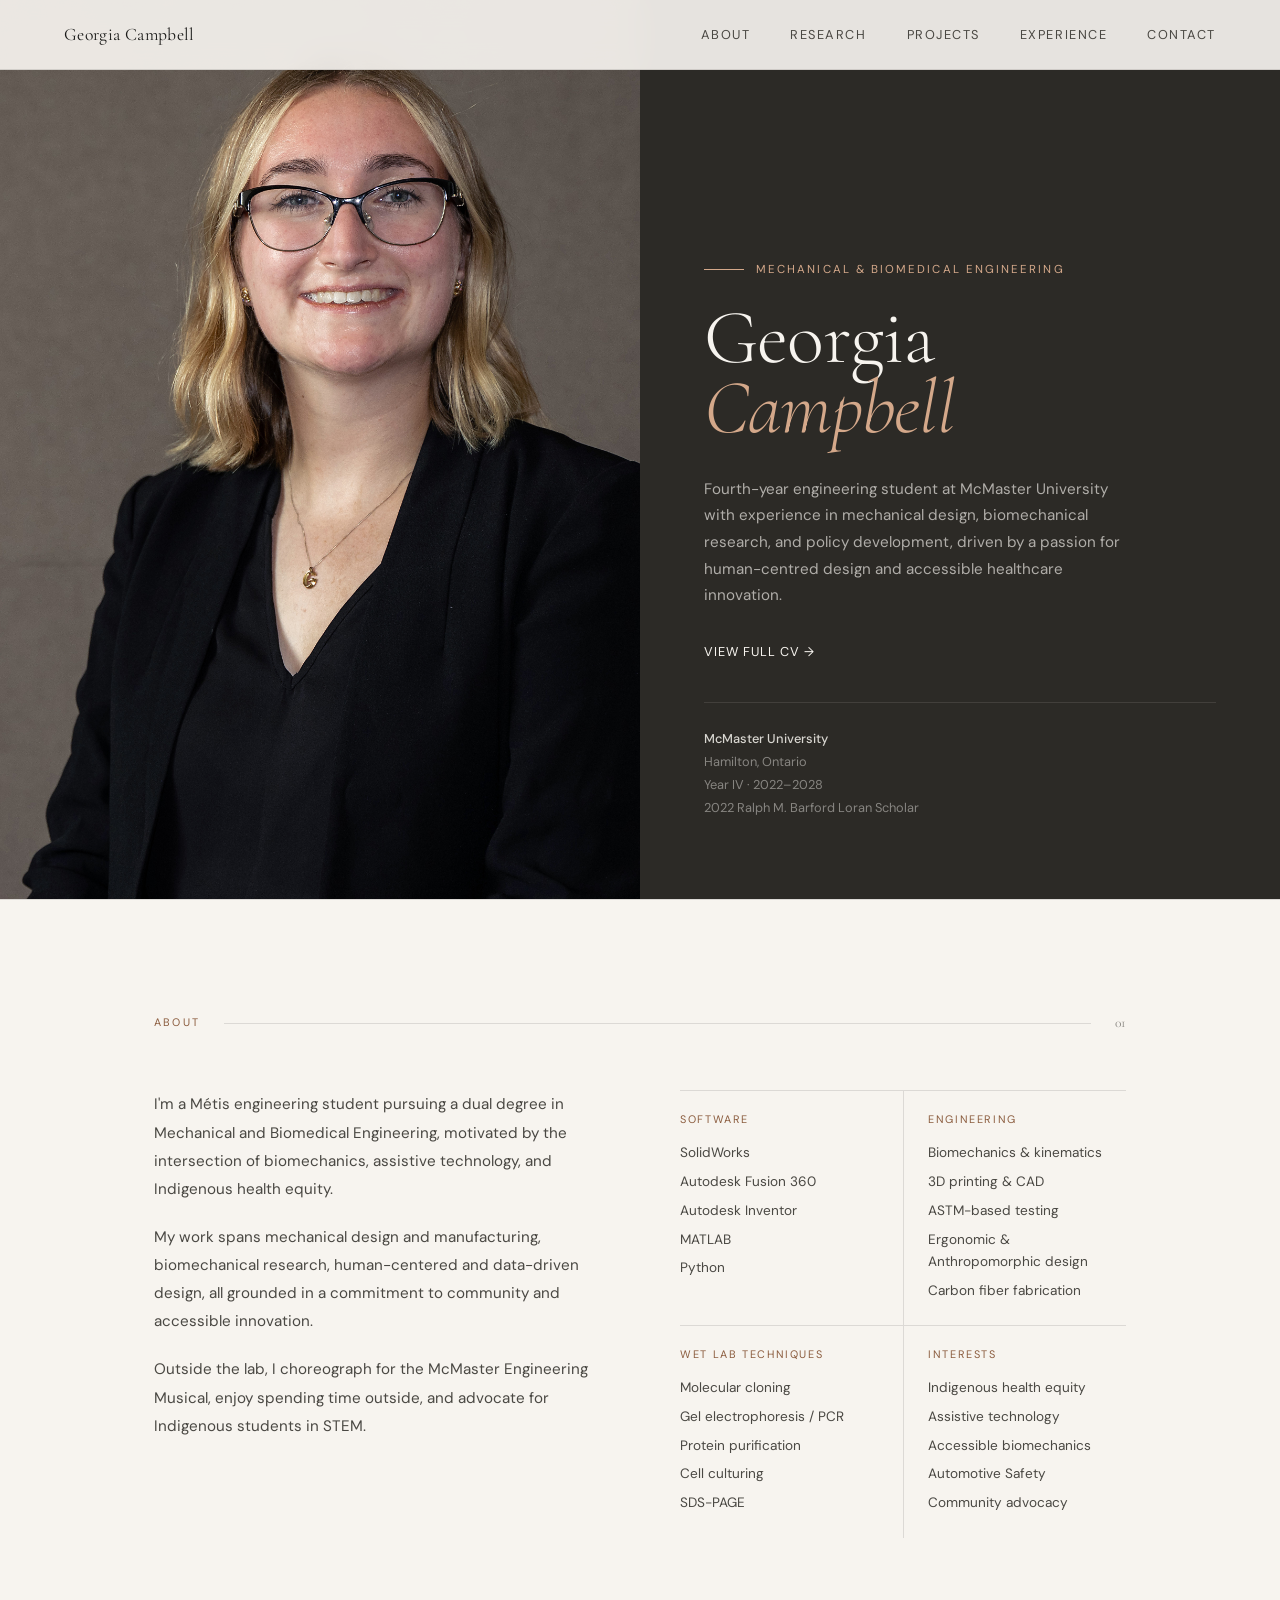
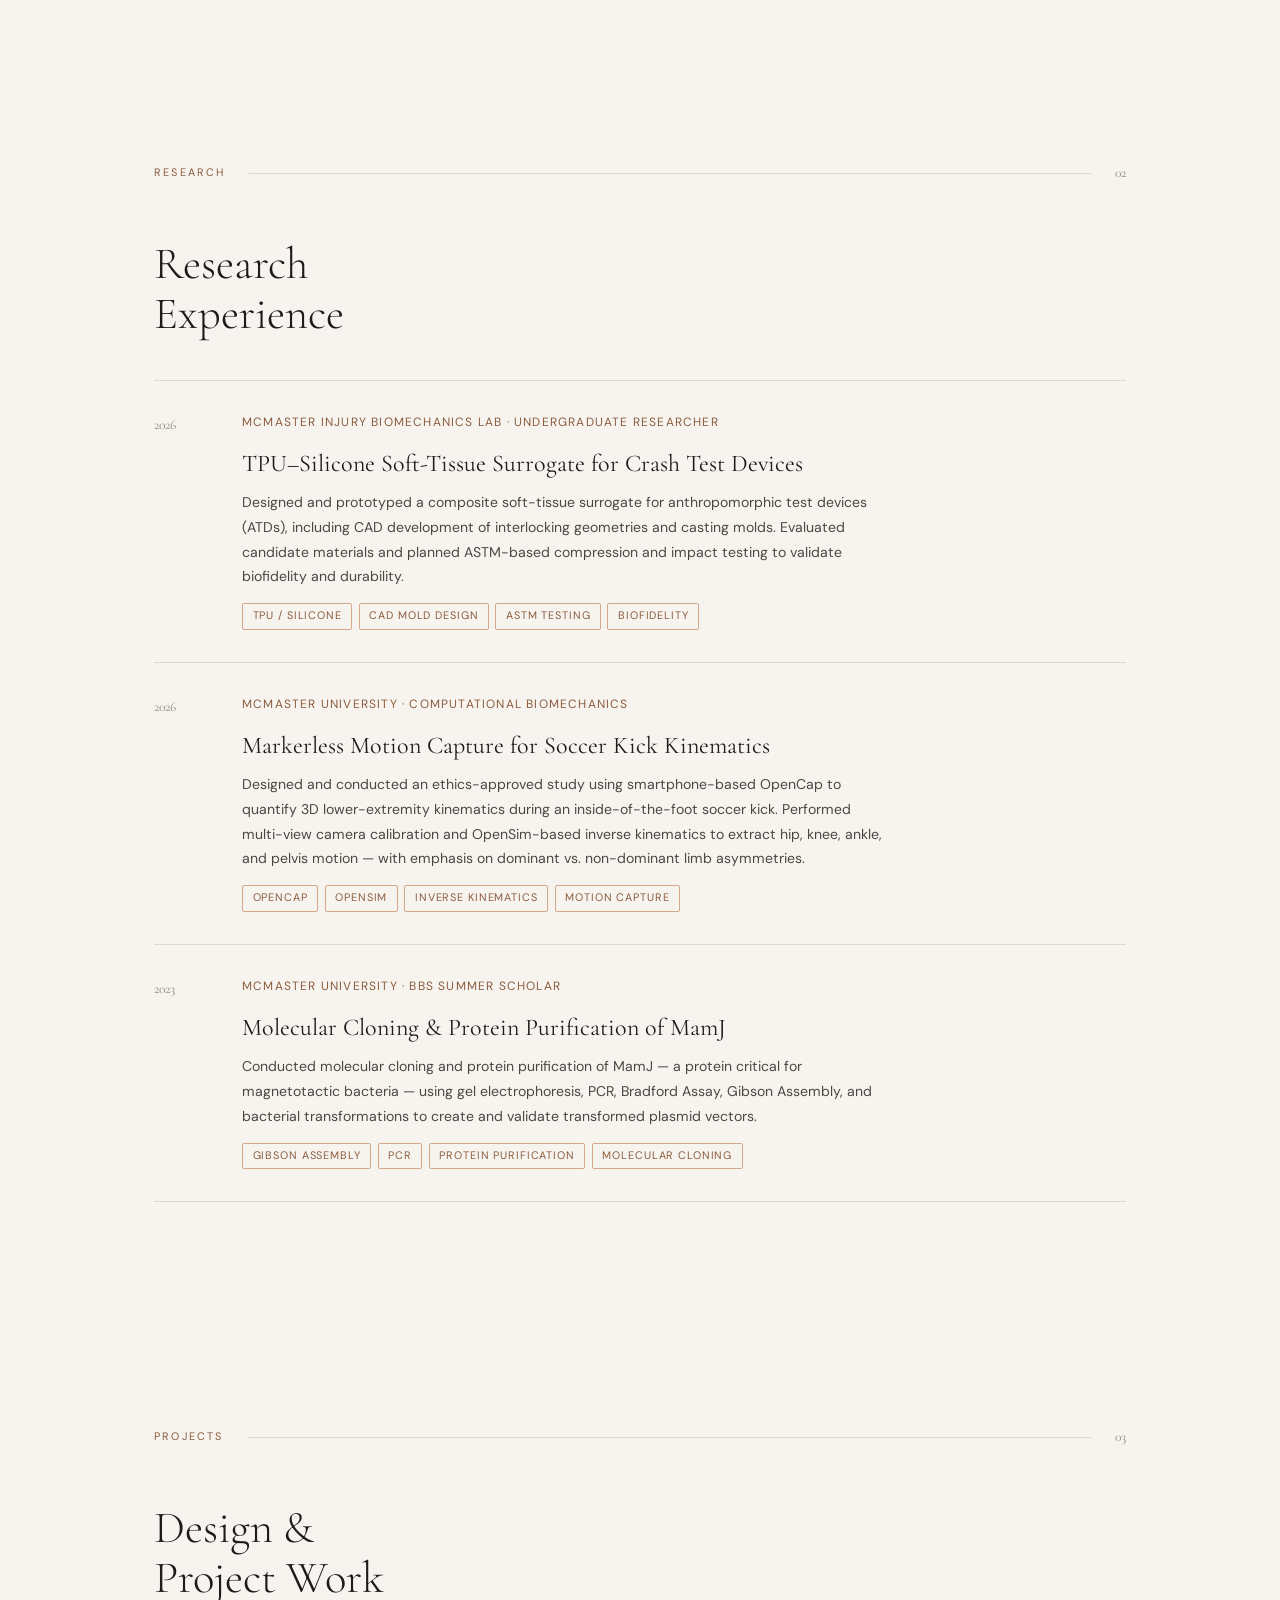
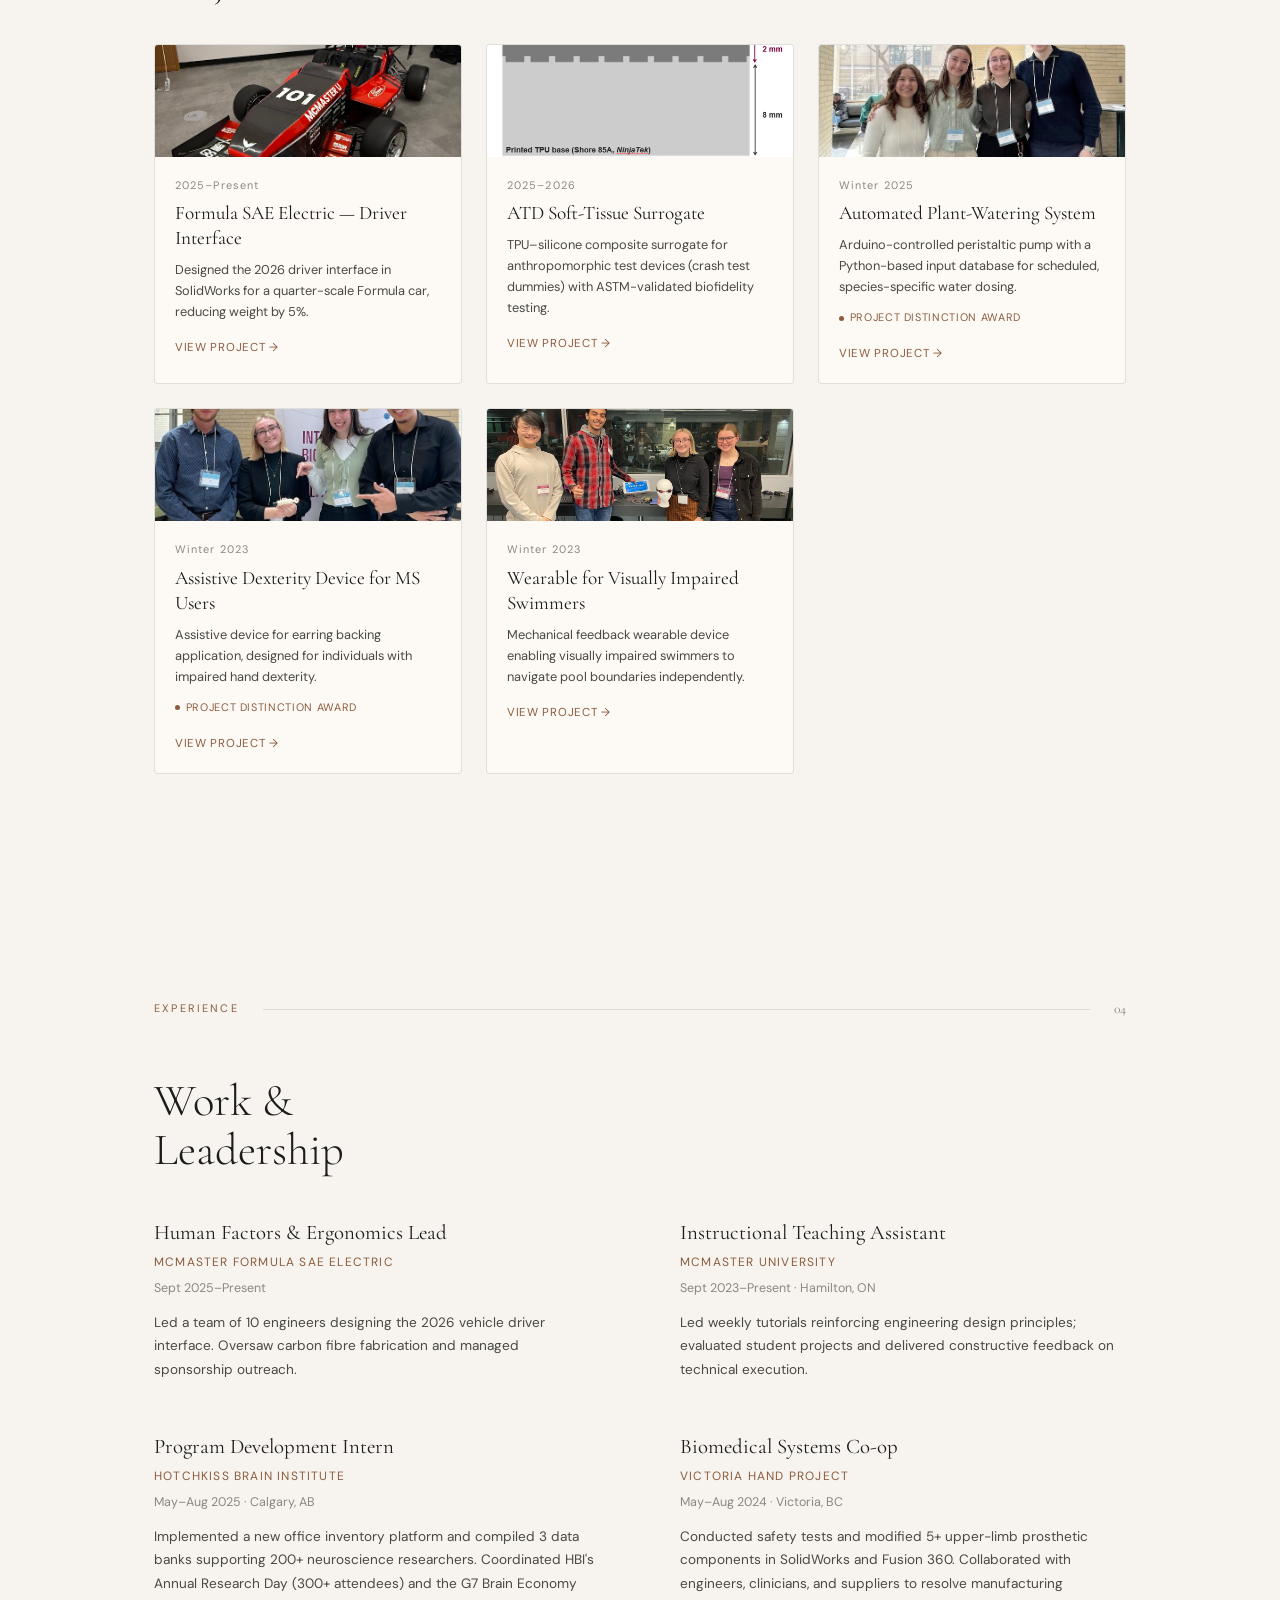
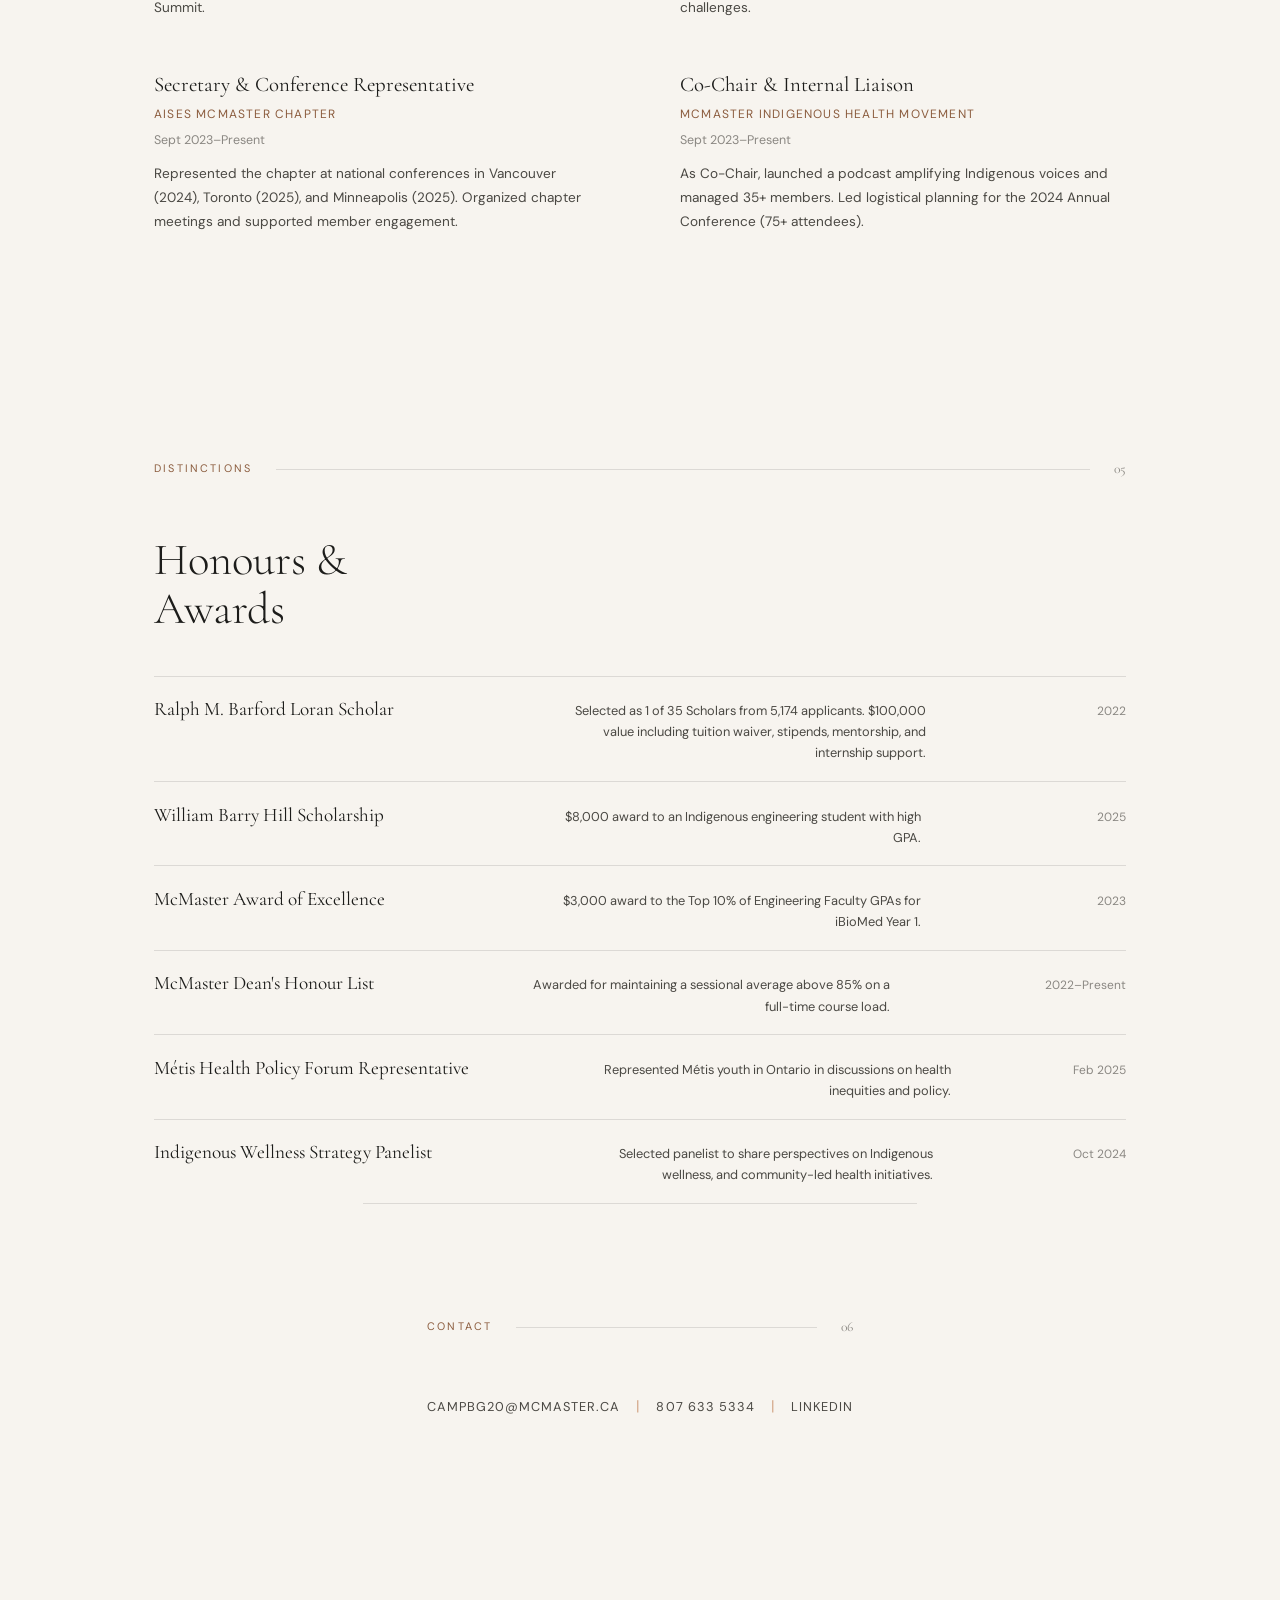
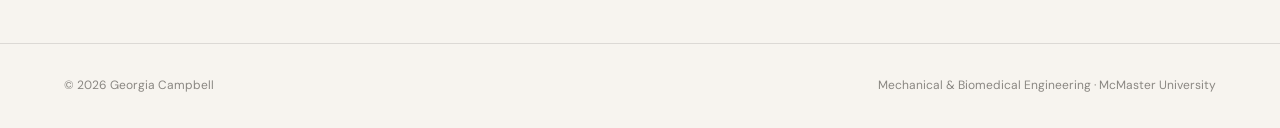
<file: index.html>
<!DOCTYPE html>
<html lang="en">
<head>
  <meta charset="UTF-8">
  <meta name="viewport" content="width=device-width, initial-scale=1.0">
  <title>Georgia Campbell — Portfolio</title>
  <link rel="stylesheet" href="style.css">
  <style>
    /* ---- HERO ---- */
    #hero {
      display: grid;
      grid-template-columns: 1fr 1fr;
      min-height: 100vh;
      max-width: 100%;
      border-bottom: 1px solid var(--line);
    }
    .hero-photo {
      position: relative;
      overflow: hidden;
    }
    .hero-photo img {
      width: 100%; height: 100%;
      object-fit: cover; object-position: center top;
      display: block;
    }
    .hero-right {
      background: #2C2A26;
      display: flex; flex-direction: column; justify-content: flex-end;
      padding: 5rem 4rem;
    }
    .hero-tag {
      font-size: 0.72rem; letter-spacing: 0.18em; text-transform: uppercase;
      color: var(--accent-light); margin-bottom: 1.5rem;
      display: flex; align-items: center; gap: 0.75rem;
    }
    .hero-tag::before {
      content: ''; display: block; width: 2.5rem; height: 1px;
      background: var(--accent-light);
    }
    h1 {
      font-family: 'Cormorant Garamond', serif;
      font-size: clamp(3.5rem, 6vw, 7rem);
      font-weight: 300; line-height: 0.92;
      letter-spacing: -0.01em; color: #F7F4EF;
      margin-bottom: 2rem;
    }
    h1 em { font-style: italic; color: var(--accent-light); }
    .hero-desc {
      color: rgba(247,244,239,0.65); font-size: 0.95rem; line-height: 1.75;
      margin-bottom: 2rem; max-width: 420px;
    }
    .hero-meta {
      font-size: 0.8rem; color: rgba(247,244,239,0.45); line-height: 1.8;
      border-top: 1px solid rgba(247,244,239,0.1); padding-top: 1.5rem;
    }
    .hero-meta strong { color: rgba(247,244,239,0.85); font-weight: 500; display: block; }
    @media (max-width: 768px) {
      #hero { grid-template-columns: 1fr; }
      .hero-photo { height: 60vw; }
      .hero-right { padding: 3rem 1.5rem; }
    }

    /* ---- ABOUT ---- */
    .about-grid {
      display: grid; grid-template-columns: 1fr 1fr;
      gap: 5rem; align-items: start;
    }
    .about-text p {
      color: var(--mid); line-height: 1.85;
      margin-bottom: 1.25rem; font-size: 0.95rem;
    }
    .skills-grid { display: grid; grid-template-columns: 1fr 1fr; gap: 0; }
    .skill-cat { border-top: 1px solid var(--line); padding: 1.25rem 0; }
    .skill-cat:nth-child(odd) { padding-right: 1.5rem; }
    .skill-cat:nth-child(even) { padding-left: 1.5rem; border-left: 1px solid var(--line); }
    .skill-cat-name {
      font-size: 0.68rem; letter-spacing: 0.15em; text-transform: uppercase;
      color: var(--accent); margin-bottom: 0.6rem;
    }
    .skill-cat ul { list-style: none; }
    .skill-cat li { font-size: 0.85rem; color: var(--mid); padding: 0.2rem 0; }

    /* ---- RESEARCH ---- */
    .research-list { display: flex; flex-direction: column; }
    .research-item {
      display: grid; grid-template-columns: 3.5rem 1fr;
      gap: 0 2rem; border-top: 1px solid var(--line); padding: 2rem 0;
    }
    .research-item:last-child { border-bottom: 1px solid var(--line); }
    .r-year {
      font-family: 'Cormorant Garamond', serif;
      font-size: 0.85rem; color: var(--muted); padding-top: 0.1rem;
    }
    .r-title {
      font-family: 'Cormorant Garamond', serif;
      font-size: 1.5rem; font-weight: 400; color: var(--dark); margin-bottom: 0.4rem;
    }
    .r-org {
      font-size: 0.75rem; letter-spacing: 0.1em; text-transform: uppercase;
      color: var(--accent); margin-bottom: 0.75rem;
    }
    .r-desc { font-size: 0.88rem; color: var(--mid); line-height: 1.75; max-width: 640px; }
    .r-tags { display: flex; flex-wrap: wrap; gap: 0.4rem; margin-top: 0.9rem; }

    /* ---- PROJECTS GRID ---- */
    .projects-grid { display: grid; grid-template-columns: repeat(3, 1fr); gap: 1.5rem; }
    .project-card {
      background: var(--card-bg); border: 1px solid var(--line);
      border-radius: 4px; overflow: hidden; text-decoration: none;
      display: block; color: inherit;
      transition: transform 0.25s, box-shadow 0.25s;
    }
    .project-card:hover {
      transform: translateY(-4px);
      box-shadow: 0 12px 40px rgba(28,28,26,0.1);
    }
    .project-card-top {
      height: 7rem; display: flex; align-items: center; justify-content: center;
      font-size: 2.5rem;
      background: linear-gradient(135deg, #EDE8E0 0%, #DDD5C8 100%);
    }
    .project-card-body { padding: 1.25rem; }
    .project-card-year { font-size: 0.68rem; color: var(--muted); letter-spacing: 0.1em; margin-bottom: 0.4rem; }
    .project-card-title {
      font-family: 'Cormorant Garamond', serif;
      font-size: 1.2rem; font-weight: 400; color: var(--dark); margin-bottom: 0.5rem; line-height: 1.3;
    }
    .project-card-desc { font-size: 0.8rem; color: var(--mid); line-height: 1.65; }
    .project-card-award {
      display: inline-flex; align-items: center; gap: 0.35rem; margin-top: 0.75rem;
      font-size: 0.68rem; letter-spacing: 0.06em; color: var(--accent); text-transform: uppercase;
    }
    .award-dot { width: 5px; height: 5px; border-radius: 50%; background: var(--accent); flex-shrink: 0; }
    .card-link-hint {
      display: flex; align-items: center; gap: 0.3rem; margin-top: 1rem;
      font-size: 0.72rem; color: var(--accent); letter-spacing: 0.06em; text-transform: uppercase;
    }

    /* ---- EXPERIENCE ---- */
    .exp-grid { display: grid; grid-template-columns: 1fr 1fr; gap: 3rem 5rem; }
    .exp-role {
      font-family: 'Cormorant Garamond', serif; font-size: 1.3rem; color: var(--dark); margin-bottom: 0.2rem;
    }
    .exp-place {
      font-size: 0.75rem; letter-spacing: 0.1em; text-transform: uppercase; color: var(--accent); margin-bottom: 0.3rem;
    }
    .exp-dates { font-size: 0.78rem; color: var(--muted); margin-bottom: 0.75rem; }
    .exp-desc { font-size: 0.85rem; color: var(--mid); line-height: 1.75; }

    /* ---- HONOURS ---- */
    .honours-list { display: flex; flex-direction: column; }
    .honour-item {
      display: flex; align-items: baseline; justify-content: space-between;
      gap: 2rem; border-top: 1px solid var(--line); padding: 1.1rem 0; flex-wrap: wrap;
    }
    .honour-item:last-child { border-bottom: 1px solid var(--line); }
    .honour-name {
      font-family: 'Cormorant Garamond', serif; font-size: 1.2rem; font-weight: 400; color: var(--dark);
    }
    .honour-detail { font-size: 0.8rem; color: var(--mid); max-width: 360px; text-align: right; }
    .honour-year { font-size: 0.75rem; color: var(--muted); white-space: nowrap; text-align: right; }

    /* ---- CONTACT ---- */
    .contact-inner {
      display: flex; justify-content: space-between; align-items: flex-end;
      flex-wrap: wrap; gap: 2rem;
    }
    .contact-cta {
      font-family: 'Cormorant Garamond', serif;
      font-size: 3.5rem; font-weight: 300; line-height: 1.1;
      color: var(--dark); max-width: 500px;
    }
    .contact-cta em { font-style: italic; color: var(--accent); }
    .contact-links { display: flex; flex-direction: column; gap: 0.75rem; align-items: flex-end; }
    .contact-link {
      font-size: 0.8rem; letter-spacing: 0.08em; text-transform: uppercase;
      color: var(--mid); text-decoration: none;
      display: flex; align-items: center; gap: 0.5rem; transition: color 0.2s;
    }
    .contact-link:hover { color: var(--accent); }

    /* ---- RESPONSIVE ---- */
    @media (max-width: 768px) {
      #hero { padding: 7rem 1.5rem 3rem; }
      h1 { font-size: 4rem; }
      .about-grid { grid-template-columns: 1fr; gap: 2.5rem; }
      .projects-grid { grid-template-columns: 1fr; }
      .exp-grid { grid-template-columns: 1fr; gap: 2rem; }
      .research-item { grid-template-columns: 2.5rem 1fr; }
    }
  </style>
</head>
<body>

<nav>
  <a href="index.html" class="nav-name">Georgia Campbell</a>
  <ul class="nav-links">
    <li><a href="#about">About</a></li>
    <li><a href="#research">Research</a></li>
    <li><a href="#projects">Projects</a></li>
    <li><a href="#experience">Experience</a></li>
    <li><a href="#contact">Contact</a></li>
  </ul>
</nav>

<!-- HERO -->
<div id="hero">
  <div class="hero-photo">
    <img src="images/gcamp_headshot.jpg" alt="Georgia Campbell">
  </div>
  <div class="hero-right">
    <div class="hero-tag">Mechanical &amp; Biomedical Engineering</div>
    <h1>Georgia<br><em>Campbell</em></h1>
    <p class="hero-desc">
      Fourth-year engineering student at McMaster University with experience in mechanical design, biomechanical research, and policy development, driven by a passion for human-centred design and accessible healthcare innovation.
     </p>

          <a href="files/GCampbell_CV.pdf" target="_blank" class="contact-link" style="display:inline-flex; margin-bottom:2.5rem; color:#F7F4EF;">
            View Full CV →
          </a>

    <div class="hero-meta">
      <strong>McMaster University</strong>
      Hamilton, Ontario<br>
      Year IV · 2022–2028<br>
      2022 Ralph M. Barford Loran Scholar
      
    </div>
  </div>
</div>

<!-- ABOUT -->
<section id="about">
  <div class="section-header">
    <span class="section-label">About</span>
    <div class="section-line"></div>
    <span class="section-num">01</span>
  </div>
  <div class="about-grid">
    <div class="about-text">
      <p>I'm a Métis engineering student pursuing a dual degree in Mechanical and Biomedical Engineering, motivated by the intersection of biomechanics, assistive technology, and Indigenous health equity.</p>
      <p>My work spans mechanical design and manufacturing, biomechanical research, human-centered and data-driven design, all grounded in a commitment to community and accessible innovation.</p>
      <p>Outside the lab, I choreograph for the McMaster Engineering Musical, enjoy spending time outside, and advocate for Indigenous students in STEM.</p>
    </div>
    <div>
      <div class="skills-grid">
        <div class="skill-cat">
          <div class="skill-cat-name">Software</div>
          <ul>
            <li>SolidWorks</li><li>Autodesk Fusion 360</li><li>Autodesk Inventor</li>
            <li>MATLAB</li><li>Python</li>
          </ul>
        </div>
        <div class="skill-cat">
          <div class="skill-cat-name">Engineering</div>
          <ul>
            <li>Biomechanics &amp; kinematics</li><li>3D printing &amp; CAD</li>
            <li>ASTM-based testing</li><li>Ergonomic & Anthropomorphic design</li><li>Carbon fiber fabrication</li>
          </ul>
        </div>
        <div class="skill-cat">
          <div class="skill-cat-name">Wet Lab Techniques</div>
          <ul>
            <li>Molecular cloning</li><li>Gel electrophoresis / PCR</li>
            <li>Protein purification</li><li>Cell culturing</li><li>SDS-PAGE</li>
          </ul>
        </div>
        <div class="skill-cat">
          <div class="skill-cat-name">Interests</div>
          <ul>
            <li>Indigenous health equity</li><li>Assistive technology</li>
            <li>Accessible biomechanics</li><li>Automotive Safety</li><li>Community advocacy</li>
          </ul>
        </div>
      </div>
    </div>
  </div>
</section>

<!-- RESEARCH -->
<section id="research">
  <div class="section-header">
    <span class="section-label">Research</span>
    <div class="section-line"></div>
    <span class="section-num">02</span>
  </div>
  <h2>Research<br>Experience</h2><br>
    <div class="research-item">
      <div class="r-year">2026</div>
      <div>
        <div class="r-org">McMaster Injury Biomechanics Lab · Undergraduate Researcher</div>
        <div class="r-title">TPU–Silicone Soft-Tissue Surrogate for Crash Test Devices</div>
        <p class="r-desc">Designed and prototyped a composite soft-tissue surrogate for anthropomorphic test devices (ATDs), including CAD development of interlocking geometries and casting molds. Evaluated candidate materials and planned ASTM-based compression and impact testing to validate biofidelity and durability.</p>
        <div class="r-tags">
          <span class="tag">TPU / Silicone</span><span class="tag">CAD Mold Design</span>
          <span class="tag">ASTM Testing</span><span class="tag">Biofidelity</span>
        </div>
      </div>
    </div>
    <div class="research-list">
    <div class="research-item">
      <div class="r-year">2026</div>
      <div>
        <div class="r-org">McMaster University · Computational Biomechanics</div>
        <div class="r-title">Markerless Motion Capture for Soccer Kick Kinematics</div>
        <p class="r-desc">Designed and conducted an ethics-approved study using smartphone-based OpenCap to quantify 3D lower-extremity kinematics during an inside-of-the-foot soccer kick. Performed multi-view camera calibration and OpenSim-based inverse kinematics to extract hip, knee, ankle, and pelvis motion — with emphasis on dominant vs. non-dominant limb asymmetries.</p>
        <div class="r-tags">
          <span class="tag">OpenCap</span><span class="tag">OpenSim</span>
          <span class="tag">Inverse Kinematics</span><span class="tag">Motion Capture</span>
        </div>
      </div>
    </div>
    <div class="research-item">
      <div class="r-year">2023</div>
      <div>
        <div class="r-org">McMaster University · BBS Summer Scholar</div>
        <div class="r-title">Molecular Cloning &amp; Protein Purification of MamJ</div>
        <p class="r-desc">Conducted molecular cloning and protein purification of MamJ — a protein critical for magnetotactic bacteria — using gel electrophoresis, PCR, Bradford Assay, Gibson Assembly, and bacterial transformations to create and validate transformed plasmid vectors.</p>
        <div class="r-tags">
          <span class="tag">Gibson Assembly</span><span class="tag">PCR</span>
          <span class="tag">Protein Purification</span><span class="tag">Molecular Cloning</span>
        </div>
      </div>
    </div>
  </div>
</section>

<!-- PROJECTS -->
<section id="projects">
  <div class="section-header">
    <span class="section-label">Projects</span>
    <div class="section-line"></div>
    <span class="section-num">03</span>
  </div>
  <h2>Design &amp;<br>Project Work</h2><br>
  <div class="projects-grid">

    <a class="project-card" href="projects/formula-sae.html">
      <div class="project-card-top">
        <img src="images/MACFE_cover.JPG" alt="McMaster Formula SAE Electic" style="width:100%; height:100%; object-fit:cover;">
      </div>
      <div class="project-card-body">
        <div class="project-card-year">2025–Present</div>
        <div class="project-card-title">Formula SAE Electric — Driver Interface</div>
        <p class="project-card-desc">Designed the 2026 driver interface in SolidWorks for a quarter-scale Formula car, reducing weight by 5%.</p>
        <div class="card-link-hint">View project →</div>
      </div>
    </a>

    <a class="project-card" href="projects/atd-surrogate.html">
      <div class="project-card-top">
        <img src="images/research_question.png" alt="ATD Surrogate" style="width:100%; height:100%; object-fit:cover;">
      </div>
      <div class="project-card-body">
        <div class="project-card-year">2025–2026</div>
        <div class="project-card-title">ATD Soft-Tissue Surrogate</div>
        <p class="project-card-desc">TPU–silicone composite surrogate for anthropomorphic test devices (crash test dummies) with ASTM-validated biofidelity testing.</p>
        <div class="card-link-hint">View project →</div>
      </div>
    </a>

    <a class="project-card" href="projects/plant-watering.html">
      <div class="project-card-top">
        <img src="images/plart_team.jpg" alt="Automated Plant-Watering System" style="width:100%; height:100%; object-fit:cover;">
      </div>
      <div class="project-card-body">
        <div class="project-card-year">Winter 2025</div>
        <div class="project-card-title">Automated Plant-Watering System</div>
        <p class="project-card-desc">Arduino-controlled peristaltic pump with a Python-based input database for scheduled, species-specific water dosing.</p>
        <div class="project-card-award"><span class="award-dot"></span>Project Distinction Award</div>
        <div class="card-link-hint">View project →</div>
      </div>
    </a>

    <a class="project-card" href="projects/dexterity-device.html">
      <div class="project-card-top">
        <img src="images/bb_cover.jpg" alt="BackingBuddy Earring Backing Applicator" style="width:100%; height:100%; object-fit:cover;">
      </div>
      <div class="project-card-body">
        <div class="project-card-year">Winter 2023</div>
        <div class="project-card-title">Assistive Dexterity Device for MS Users</div>
        <p class="project-card-desc">Assistive device for earring backing application, designed for individuals with impaired hand dexterity.</p>
        <div class="project-card-award"><span class="award-dot"></span>Project Distinction Award</div>
        <div class="card-link-hint">View project →</div>
      </div>
    </a>

        <a class="project-card" href="projects/swimmer-device.html">
      <div class="project-card-top">
        <img src="images/swim_cover.JPEG" alt="Wall-detecting goggle attachment for Visually Impaired Swimmers" style="width:100%; height:100%; object-fit:cover;">
      </div>
      <div class="project-card-body">
        <div class="project-card-year">Winter 2023</div>
        <div class="project-card-title">Wearable for Visually Impaired Swimmers</div>
        <p class="project-card-desc">Mechanical feedback wearable device enabling visually impaired swimmers to navigate pool boundaries independently.</p>
        <div class="card-link-hint">View project →</div>
      </div>
    </a>

</section>

<!-- EXPERIENCE -->
<section id="experience">
  <div class="section-header">
    <span class="section-label">Experience</span>
    <div class="section-line"></div>
    <span class="section-num">04</span>
  </div>
  <h2>Work &amp;<br>Leadership</h2><br>
  <div class="exp-grid">
    <div class="exp-item">
      <div class="exp-role">Human Factors &amp; Ergonomics Lead</div>
      <div class="exp-place">McMaster Formula SAE Electric</div>
      <div class="exp-dates">Sept 2025–Present</div>
      <p class="exp-desc">Led a team of 10 engineers designing the 2026 vehicle driver interface. Oversaw carbon fibre fabrication and managed sponsorship outreach.</p>
    </div>
    <div class="exp-item">
      <div class="exp-role">Instructional Teaching Assistant</div>
      <div class="exp-place">McMaster University</div>
      <div class="exp-dates">Sept 2023–Present · Hamilton, ON</div>
      <p class="exp-desc">Led weekly tutorials reinforcing engineering design principles; evaluated student projects and delivered constructive feedback on technical execution.</p>
    </div>
    <div class="exp-item">
      <div class="exp-role">Program Development Intern</div>
      <div class="exp-place">Hotchkiss Brain Institute</div>
      <div class="exp-dates">May–Aug 2025 · Calgary, AB</div>
      <p class="exp-desc">Implemented a new office inventory platform and compiled 3 data banks supporting 200+ neuroscience researchers. Coordinated HBI's Annual Research Day (300+ attendees) and the G7 Brain Economy Summit.</p>
    </div>
    <div class="exp-item">
      <div class="exp-role">Biomedical Systems Co-op</div>
      <div class="exp-place">Victoria Hand Project</div>
      <div class="exp-dates">May–Aug 2024 · Victoria, BC</div>
      <p class="exp-desc">Conducted safety tests and modified 5+ upper-limb prosthetic components in SolidWorks and Fusion 360. Collaborated with engineers, clinicians, and suppliers to resolve manufacturing challenges.</p>
    </div>
    <div class="exp-item">
      <div class="exp-role">Secretary &amp; Conference Representative</div>
      <div class="exp-place">AISES McMaster Chapter</div>
      <div class="exp-dates">Sept 2023–Present</div>
      <p class="exp-desc">Represented the chapter at national conferences in Vancouver (2024), Toronto (2025), and Minneapolis (2025). Organized chapter meetings and supported member engagement.</p>
    </div>
    <div class="exp-item">
      <div class="exp-role">Co-Chair &amp; Internal Liaison</div>
      <div class="exp-place">McMaster Indigenous Health Movement</div>
      <div class="exp-dates">Sept 2023–Present</div>
      <p class="exp-desc">As Co-Chair, launched a podcast amplifying Indigenous voices and managed 35+ members. Led logistical planning for the 2024 Annual Conference (75+ attendees).</p>
    </div>
  </div>
</section>

<!-- HONOURS -->
<section id="honours">
  <div class="section-header">
    <span class="section-label">Distinctions</span>
    <div class="section-line"></div>
    <span class="section-num">05</span>
  </div>
  <h2>Honours &amp;<br>Awards</h2><br>
  <div class="honours-list">
    <div class="honour-item">
      <div class="honour-name">Ralph M. Barford Loran Scholar</div>
      <div class="honour-detail">Selected as 1 of 35 Scholars from 5,174 applicants. $100,000 value including tuition waiver, stipends, mentorship, and internship support.</div>
      <div class="honour-year">2022</div>
    </div>
    <div class="honour-item">
      <div class="honour-name">William Barry Hill Scholarship</div>
      <div class="honour-detail">$8,000 award to an Indigenous engineering student with high GPA.</div>
      <div class="honour-year">2025</div>
    </div>
    <div class="honour-item">
      <div class="honour-name">McMaster Award of Excellence</div>
      <div class="honour-detail">$3,000 award to the Top 10% of Engineering Faculty GPAs for iBioMed Year 1.</div>
      <div class="honour-year">2023</div>
    </div>
    <div class="honour-item">
      <div class="honour-name">McMaster Dean's Honour List</div>
      <div class="honour-detail">Awarded for maintaining a sessional average above 85% on a full-time course load.</div>
      <div class="honour-year">2022–Present</div>
    </div>
    <div class="honour-item">
      <div class="honour-name">Métis Health Policy Forum Representative</div>
      <div class="honour-detail">Represented Métis youth in Ontario in discussions on health inequities and policy.</div>
      <div class="honour-year">Feb 2025</div>
    </div>
    <div class="honour-item">
      <div class="honour-name">Indigenous Wellness Strategy Panelist</div>
      <div class="honour-detail">Selected panelist to share perspectives on Indigenous wellness, and community-led health initiatives.</div>
      <div class="honour-year">Oct 2024</div>
    </div>

<!-- CONTACT -->
<section id="contact" style="border-top: 1px solid var(--line);">
  <div class="section-header">
    <span class="section-label">Contact</span>
    <div class="section-line"></div>
    <span class="section-num">06</span>
  </div>
  <div class="contact-inner">
    <div class="contact-links" style="display:flex; flex-direction: row; gap: 1rem; align-items:center; flex-wrap:wrap;">
      <a href="mailto:campbg20@mcmaster.ca" class="contact-link">campbg20@mcmaster.ca</a>
      <span style="color:var(--accent-light);">|</span>
      <a href="tel:8076335334" class="contact-link">807 633 5334</a>
      <span style="color:var(--accent-light);">|</span>
      <a href="https://www.linkedin.com/in/georgia-campbell-372471249" class="contact-link">LinkedIn</a>
</div>

    </div>
  </div>
</section>

<footer>
  <span>© 2026 Georgia Campbell</span>
  <span>Mechanical &amp; Biomedical Engineering · McMaster University</span>
</footer>

</body>
</html>
</file>
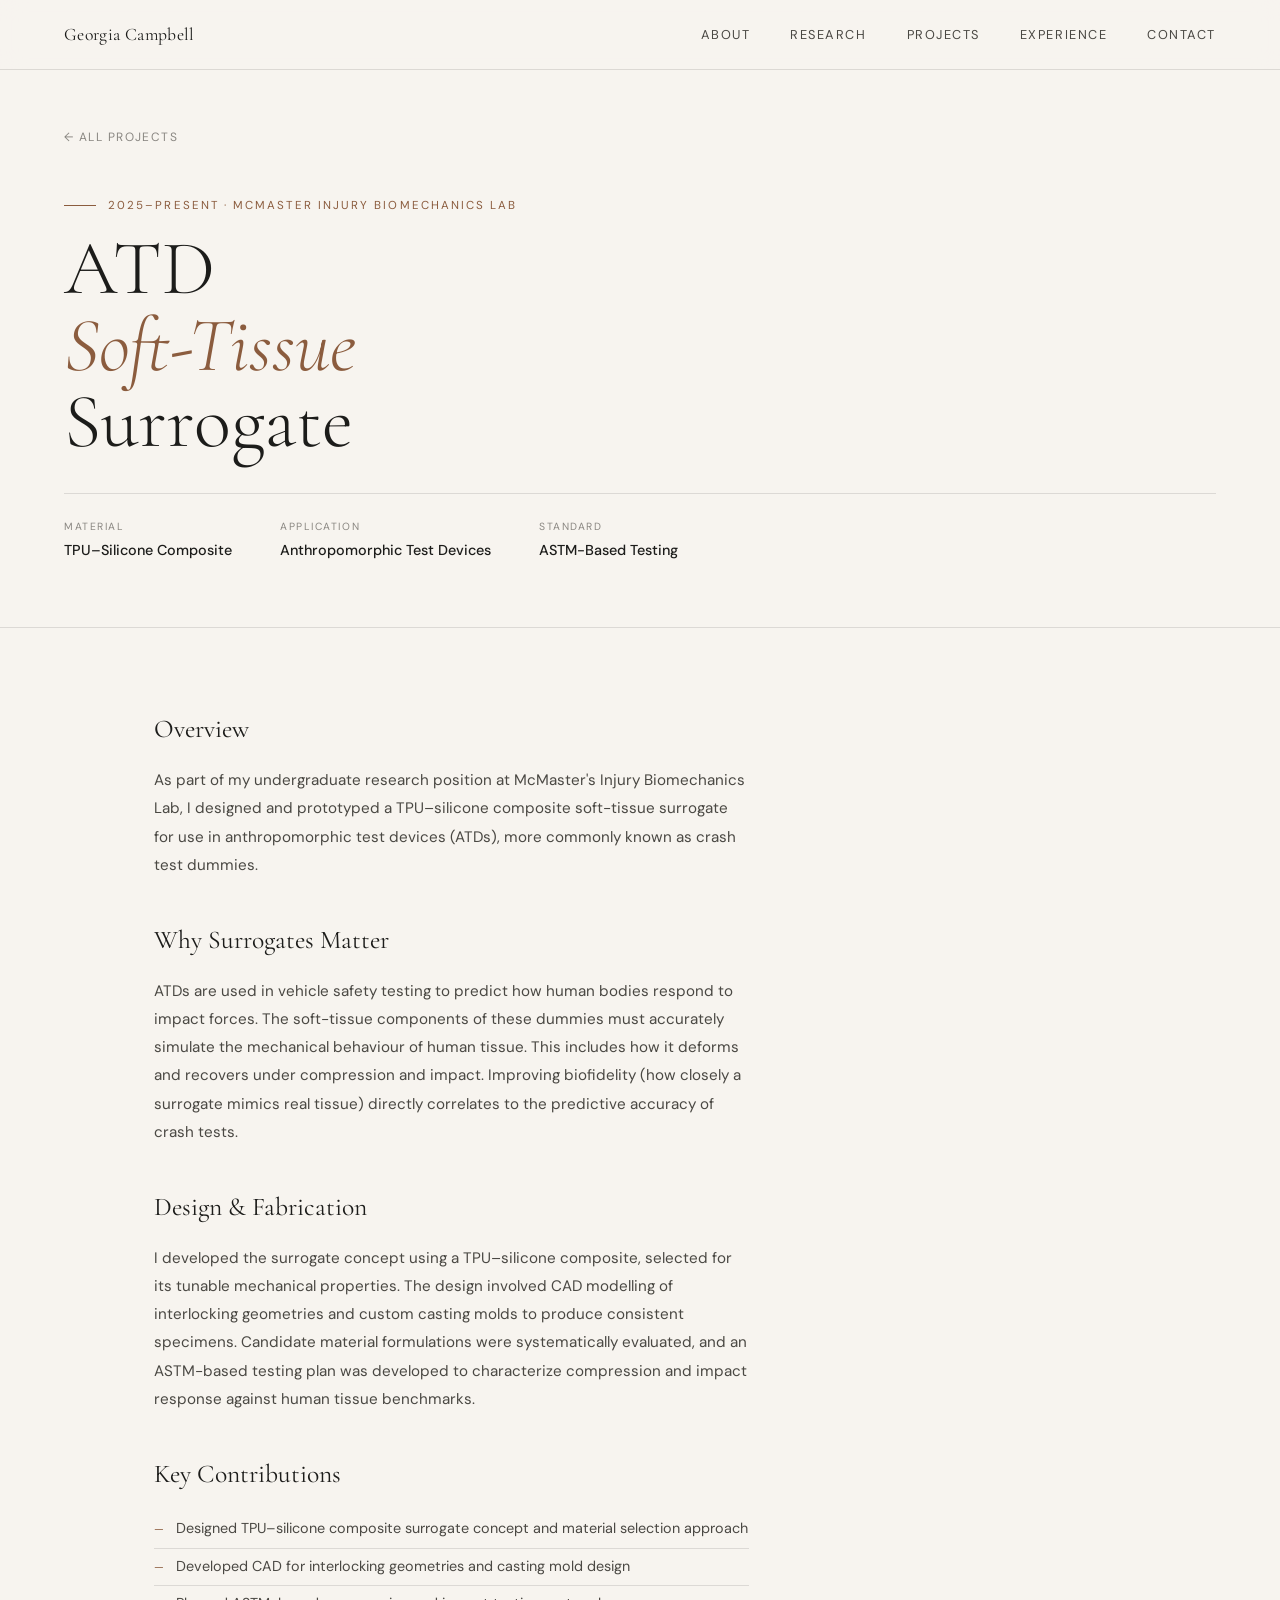
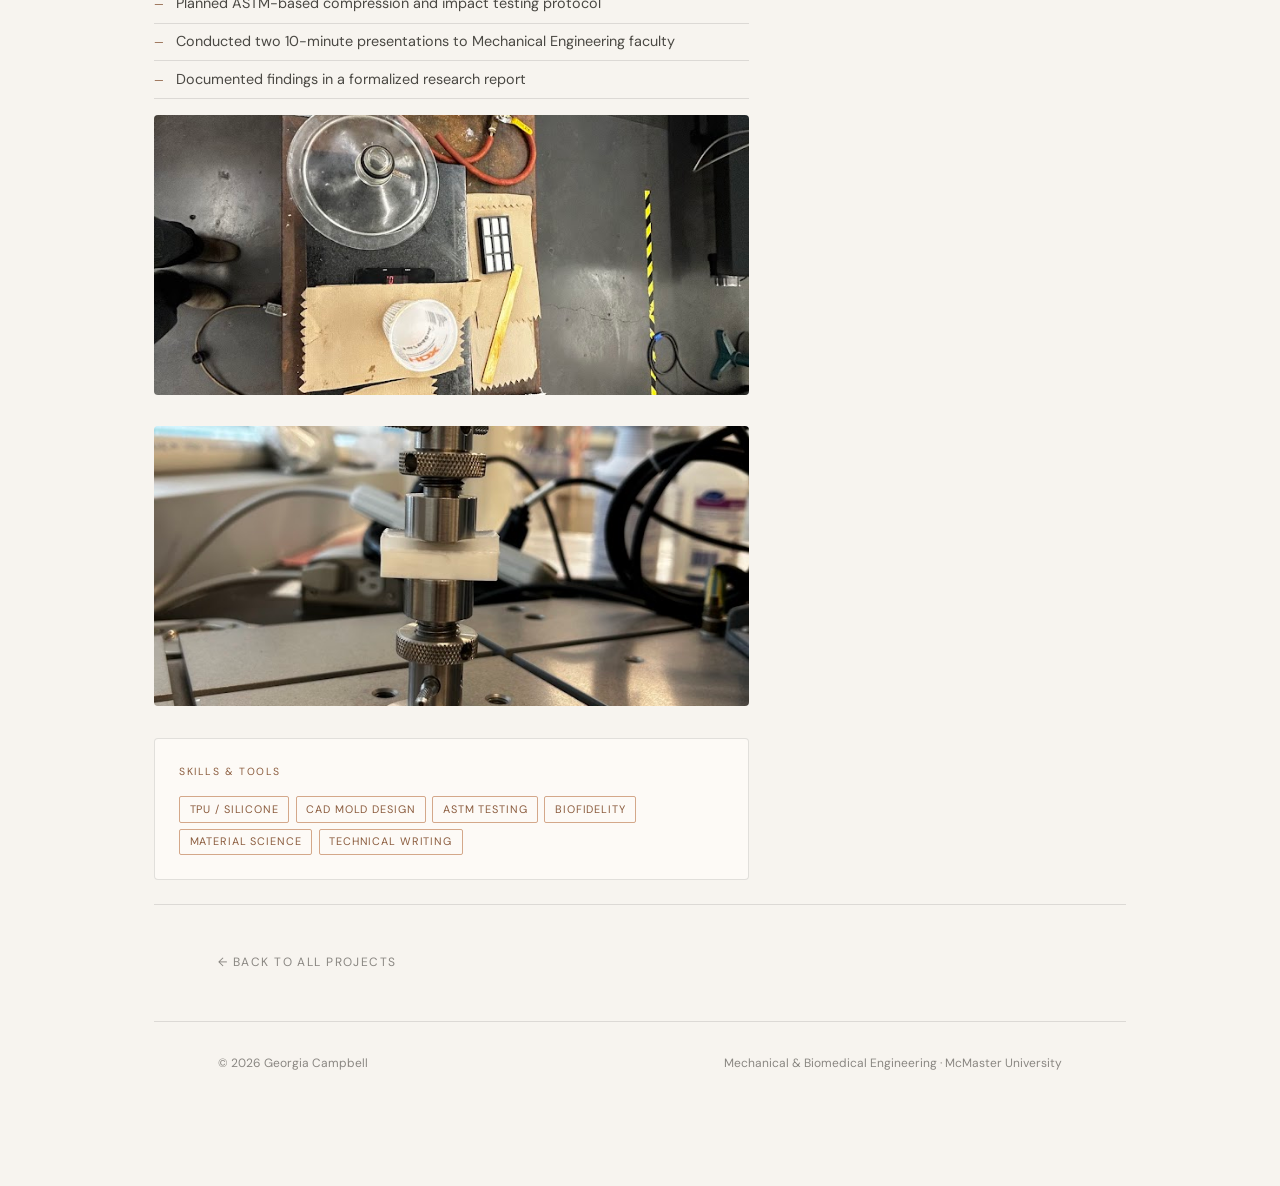
<file: projects/atd-surrogate.html>
<!DOCTYPE html>
<html lang="en">
<head>
  <meta charset="UTF-8"><meta name="viewport" content="width=device-width, initial-scale=1.0">
  <title>ATD Soft-Tissue Surrogate — Georgia Campbell</title>
  <link rel="stylesheet" href="../style.css">
  <style>
    .project-hero{min-height:55vh;display:flex;flex-direction:column;justify-content:flex-end;padding:8rem 4rem 4rem;border-bottom:1px solid var(--line);max-width:100%;}
    .back-link{display:inline-flex;align-items:center;gap:0.5rem;font-size:0.75rem;letter-spacing:0.12em;text-transform:uppercase;color:var(--muted);text-decoration:none;margin-bottom:3rem;transition:color 0.2s;}
    .back-link:hover{color:var(--accent);}
    .project-eyebrow{font-size:0.72rem;letter-spacing:0.18em;text-transform:uppercase;color:var(--accent);margin-bottom:1rem;display:flex;align-items:center;gap:0.75rem;}
    .project-eyebrow::before{content:'';display:block;width:2rem;height:1px;background:var(--accent);}
    .project-title{font-family:'Cormorant Garamond',serif;font-size:clamp(2.5rem,6vw,5.5rem);font-weight:300;line-height:1;color:var(--dark);margin-bottom:2rem;}
    .project-title em{font-style:italic;color:var(--accent);}
    .project-meta-bar{display:flex;gap:3rem;flex-wrap:wrap;border-top:1px solid var(--line);padding-top:1.5rem;}
    .meta-label{font-size:0.65rem;letter-spacing:0.15em;text-transform:uppercase;color:var(--muted);margin-bottom:0.25rem;}
    .meta-value{font-size:0.9rem;color:var(--dark);font-weight:500;}
    .project-body{max-width:1100px;margin:0 auto;padding:5rem 4rem;}
    .project-body-grid{display:grid;grid-template-columns:2fr 1fr;gap:5rem;}
    .project-body h3{font-family:'Cormorant Garamond',serif;font-size:1.6rem;font-weight:400;color:var(--dark);margin-bottom:1rem;margin-top:2.5rem;}
    .project-body h3:first-child{margin-top:0;}
    .project-body p{color:var(--mid);line-height:1.85;margin-bottom:1rem;font-size:0.95rem;}
    .project-body ul{list-style:none;margin-bottom:1rem;}
    .project-body ul li{font-size:0.9rem;color:var(--mid);padding:0.4rem 0;border-bottom:1px solid var(--line);display:flex;align-items:baseline;gap:0.75rem;}
    .project-body ul li::before{content:'—';color:var(--accent);font-size:0.7rem;flex-shrink:0;}
    .project-sidebar{position:sticky;top:6rem;}
    .sidebar-card{background:var(--card-bg);border:1px solid var(--line);border-radius:4px;padding:1.5rem;margin-bottom:1.5rem;}
    .sidebar-card-label{font-size:0.65rem;letter-spacing:0.15em;text-transform:uppercase;color:var(--accent);margin-bottom:1rem;}
    .sidebar-tag-list{display:flex;flex-wrap:wrap;gap:0.4rem;}
    .img-placeholder{width:100%;aspect-ratio:4/3;background:linear-gradient(135deg,#EDE8E0 0%,#DDD5C8 100%);border:1px solid var(--line);border-radius:4px;display:flex;flex-direction:column;align-items:center;justify-content:center;gap:0.5rem;margin-bottom:1.5rem;font-size:2.5rem;}
    .img-placeholder span{font-size:0.75rem;color:var(--muted);letter-spacing:0.08em;text-transform:uppercase;}
    .next-project{border-top:1px solid var(--line);padding:3rem 4rem;max-width:100%;display:flex;justify-content:space-between;align-items:center;flex-wrap:wrap;gap:1rem;}
    .next-label{font-size:0.68rem;letter-spacing:0.15em;text-transform:uppercase;color:var(--muted);margin-bottom:0.4rem;}
    .next-title{font-family:'Cormorant Garamond',serif;font-size:1.5rem;font-weight:400;color:var(--dark);text-decoration:none;transition:color 0.2s;}
    .next-title:hover{color:var(--accent);}
    @media(max-width:768px){.project-hero{padding:7rem 1.5rem 3rem;}.project-body{padding:3rem 1.5rem;}.project-body-grid{grid-template-columns:1fr;}.project-sidebar{position:static;}.next-project{padding:2rem 1.5rem;}}
  </style>
</head>
<body>
<nav>
  <a href="../index.html" class="nav-name">Georgia Campbell</a>
  <ul class="nav-links">
    <li><a href="../index.html#about">About</a></li><li><a href="../index.html#research">Research</a></li>
    <li><a href="../index.html#projects">Projects</a></li><li><a href="../index.html#experience">Experience</a></li>
    <li><a href="../index.html#contact">Contact</a></li>
  </ul>
</nav>
<div class="project-hero">
  <a href="../index.html#projects" class="back-link">← All Projects</a>
  <div class="project-eyebrow">2025–Present · McMaster Injury Biomechanics Lab</div>
  <h1 class="project-title">ATD<br><em>Soft-Tissue</em><br>Surrogate</h1>
  <div class="project-meta-bar">
    <div><div class="meta-label">Material</div><div class="meta-value">TPU–Silicone Composite</div></div>
    <div><div class="meta-label">Application</div><div class="meta-value">Anthropomorphic Test Devices</div></div>
    <div><div class="meta-label">Standard</div><div class="meta-value">ASTM-Based Testing</div></div>
  </div>
</div>
<div class="project-body">
  <div class="project-body-grid">
    <div>
      <h3>Overview</h3>
      <p>As part of my undergraduate research position at McMaster's Injury Biomechanics Lab, I designed and prototyped a TPU–silicone composite soft-tissue surrogate for use in anthropomorphic test devices (ATDs), more commonly known as crash test dummies.</p>
      <h3>Why Surrogates Matter</h3>
      <p>ATDs are used in vehicle safety testing to predict how human bodies respond to impact forces. The soft-tissue components of these dummies must accurately simulate the mechanical behaviour of human tissue. This includes how it deforms and recovers under compression and impact. Improving biofidelity (how closely a surrogate mimics real tissue) directly correlates to the predictive accuracy of crash tests.</p>
      <h3>Design &amp; Fabrication</h3>
      <p>I developed the surrogate concept using a TPU–silicone composite, selected for its tunable mechanical properties. The design involved CAD modelling of interlocking geometries and custom casting molds to produce consistent specimens. Candidate material formulations were systematically evaluated, and an ASTM-based testing plan was developed to characterize compression and impact response against human tissue benchmarks.</p>
      <h3>Key Contributions</h3>
      <ul>
        <li>Designed TPU–silicone composite surrogate concept and material selection approach</li>
        <li>Developed CAD for interlocking geometries and casting mold design</li>
        <li>Planned ASTM-based compression and impact testing protocol</li>
        <li>Conducted two 10-minute presentations to Mechanical Engineering faculty</li>
        <li>Documented findings in a formalized research report</li>
      </ul>
      
    <div class="project-sidebar">
      <img src="../images/coupon_mfg.jpg" alt="ATD surrogate coupon manufacturing" style="width:100%; height:280px; object-fit:cover; object-position:center; border-radius:4px; margin-bottom:1.5rem;">
      <img src="../images/comp_test_atd.jpg" alt="ATD compression testing" style="width:100%; height:280px; object-fit:cover; object-position:center; border-radius:4px; margin-bottom:1.5rem;">
      <div class="sidebar-card">
        <div class="sidebar-card-label">Skills &amp; Tools</div>
        <div class="sidebar-tag-list">
          <span class="tag">TPU / Silicone</span><span class="tag">CAD Mold Design</span>
          <span class="tag">ASTM Testing</span><span class="tag">Biofidelity</span>
          <span class="tag">Material Science</span><span class="tag">Technical Writing</span>
        </div>
      </div>
    </div>
  </div>
</div>
<div class="next-project">
  <a href="../index.html#projects" class="back-link" style="margin-bottom:0;">← Back to All Projects</a>
</div>
<footer><span>© 2026 Georgia Campbell</span><span>Mechanical &amp; Biomedical Engineering · McMaster University</span></footer>
</body></html>
</file>
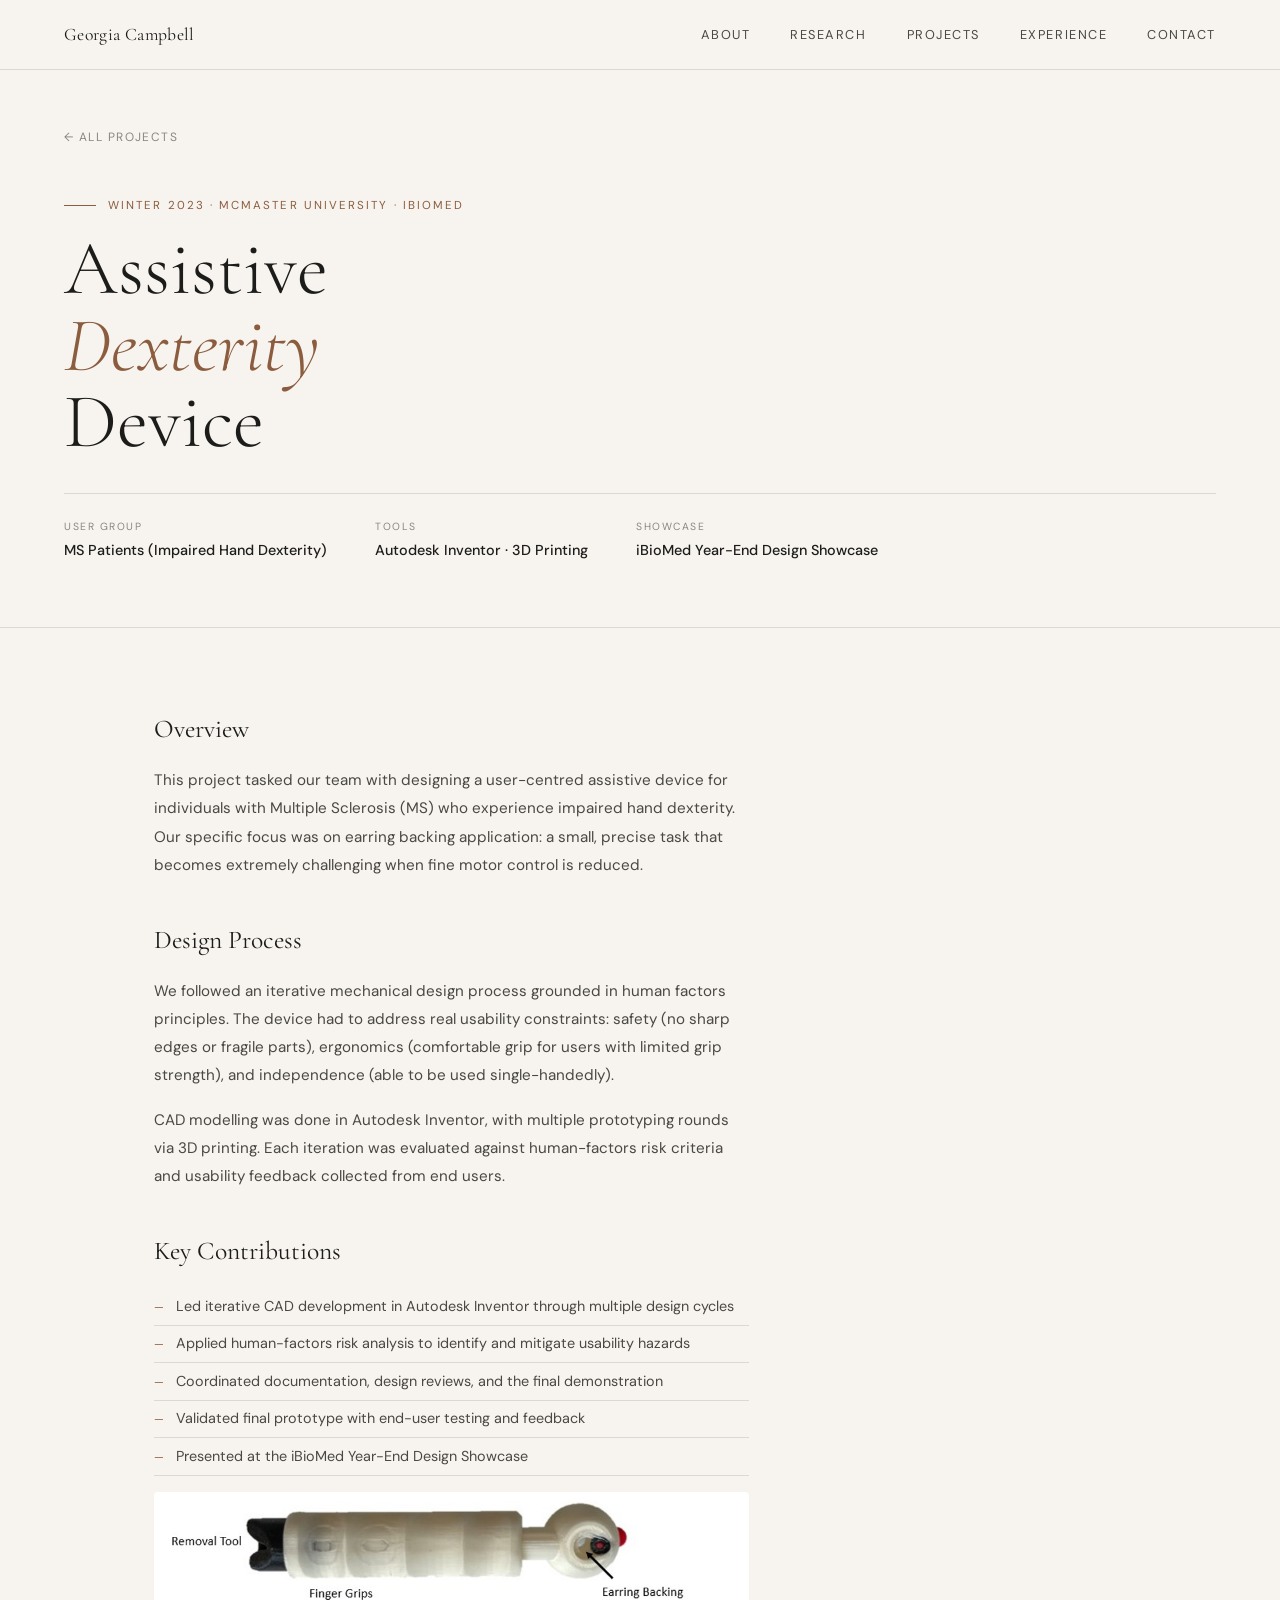
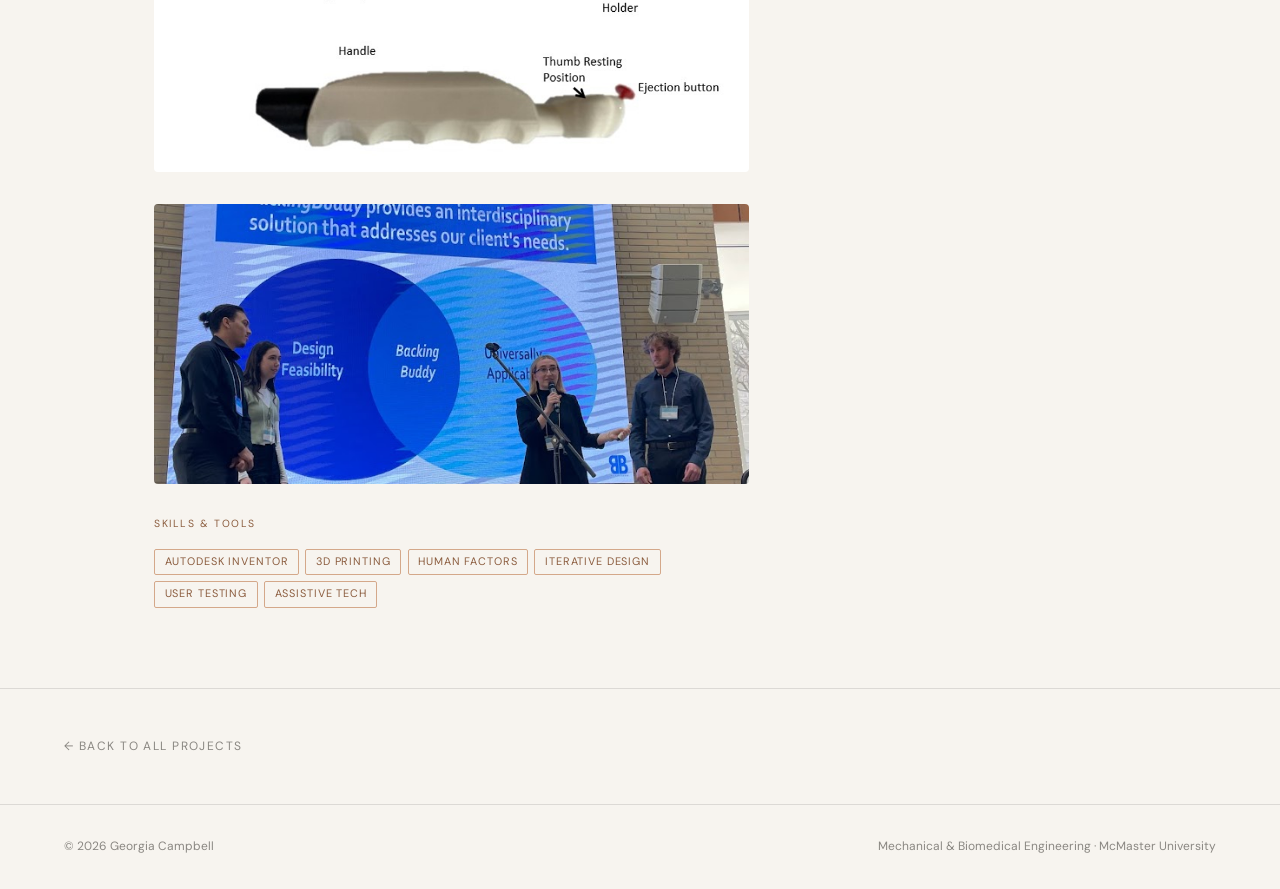
<file: projects/dexterity-device.html>
<!DOCTYPE html>
<html lang="en">
<head>
  <meta charset="UTF-8"><meta name="viewport" content="width=device-width, initial-scale=1.0">
  <title>Assistive Dexterity Device — Georgia Campbell</title>
  <link rel="stylesheet" href="../style.css">
  <style>
    .project-hero{min-height:55vh;display:flex;flex-direction:column;justify-content:flex-end;padding:8rem 4rem 4rem;border-bottom:1px solid var(--line);max-width:100%;}
    .back-link{display:inline-flex;align-items:center;gap:0.5rem;font-size:0.75rem;letter-spacing:0.12em;text-transform:uppercase;color:var(--muted);text-decoration:none;margin-bottom:3rem;transition:color 0.2s;}
    .back-link:hover{color:var(--accent);}
    .project-eyebrow{font-size:0.72rem;letter-spacing:0.18em;text-transform:uppercase;color:var(--accent);margin-bottom:1rem;display:flex;align-items:center;gap:0.75rem;}
    .project-eyebrow::before{content:'';display:block;width:2rem;height:1px;background:var(--accent);}
    .project-title{font-family:'Cormorant Garamond',serif;font-size:clamp(2.5rem,6vw,5.5rem);font-weight:300;line-height:1;color:var(--dark);margin-bottom:2rem;}
    .project-title em{font-style:italic;color:var(--accent);}
    .project-meta-bar{display:flex;gap:3rem;flex-wrap:wrap;border-top:1px solid var(--line);padding-top:1.5rem;}
    .meta-label{font-size:0.65rem;letter-spacing:0.15em;text-transform:uppercase;color:var(--muted);margin-bottom:0.25rem;}
    .meta-value{font-size:0.9rem;color:var(--dark);font-weight:500;}
    .project-body{max-width:1100px;margin:0 auto;padding:5rem 4rem;}
    .project-body-grid{display:grid;grid-template-columns:2fr 1fr;gap:5rem;}
    .project-body h3{font-family:'Cormorant Garamond',serif;font-size:1.6rem;font-weight:400;color:var(--dark);margin-bottom:1rem;margin-top:2.5rem;}
    .project-body h3:first-child{margin-top:0;}
    .project-body p{color:var(--mid);line-height:1.85;margin-bottom:1rem;font-size:0.95rem;}
    .project-body ul{list-style:none;margin-bottom:1rem;}
    .project-body ul li{font-size:0.9rem;color:var(--mid);padding:0.4rem 0;border-bottom:1px solid var(--line);display:flex;align-items:baseline;gap:0.75rem;}
    .project-body ul li::before{content:'—';color:var(--accent);font-size:0.7rem;flex-shrink:0;}
    .project-sidebar{position:sticky;top:6rem;}
    .sidebar-card{background:var(--card-bg);border:1px solid var(--line);border-radius:4px;padding:1.5rem;margin-bottom:1.5rem;}
    .sidebar-card-label{font-size:0.65rem;letter-spacing:0.15em;text-transform:uppercase;color:var(--accent);margin-bottom:1rem;}
    .sidebar-tag-list{display:flex;flex-wrap:wrap;gap:0.4rem;}
    .img-placeholder{width:100%;aspect-ratio:4/3;background:linear-gradient(135deg,#EDE8E0 0%,#DDD5C8 100%);border:1px solid var(--line);border-radius:4px;display:flex;flex-direction:column;align-items:center;justify-content:center;gap:0.5rem;margin-bottom:1.5rem;font-size:2.5rem;}
    .img-placeholder span{font-size:0.75rem;color:var(--muted);letter-spacing:0.08em;text-transform:uppercase;}
    .next-project{border-top:1px solid var(--line);padding:3rem 4rem;max-width:100%;display:flex;justify-content:space-between;align-items:center;flex-wrap:wrap;gap:1rem;}
    .next-label{font-size:0.68rem;letter-spacing:0.15em;text-transform:uppercase;color:var(--muted);margin-bottom:0.4rem;}
    .next-title{font-family:'Cormorant Garamond',serif;font-size:1.5rem;font-weight:400;color:var(--dark);text-decoration:none;transition:color 0.2s;}
    .next-title:hover{color:var(--accent);}
    @media(max-width:768px){.project-hero{padding:7rem 1.5rem 3rem;}.project-body{padding:3rem 1.5rem;}.project-body-grid{grid-template-columns:1fr;}.project-sidebar{position:static;}.next-project{padding:2rem 1.5rem;}}
  </style>
</head>
<body>
<nav>
  <a href="../index.html" class="nav-name">Georgia Campbell</a>
  <ul class="nav-links">
    <li><a href="../index.html#about">About</a></li><li><a href="../index.html#research">Research</a></li>
    <li><a href="../index.html#projects">Projects</a></li><li><a href="../index.html#experience">Experience</a></li>
    <li><a href="../index.html#contact">Contact</a></li>
  </ul>
</nav>
<div class="project-hero">
  <a href="../index.html#projects" class="back-link">← All Projects</a>
  <div class="project-eyebrow">Winter 2023 · McMaster University · iBioMed</div>
  <h1 class="project-title">Assistive<br><em>Dexterity</em><br>Device</h1>
  <div class="project-meta-bar">
    <div><div class="meta-label">User Group</div><div class="meta-value">MS Patients (Impaired Hand Dexterity)</div></div>
    <div><div class="meta-label">Tools</div><div class="meta-value">Autodesk Inventor · 3D Printing</div></div>
    <div><div class="meta-label">Showcase</div><div class="meta-value">iBioMed Year-End Design Showcase</div></div>
  </div>
</div>
<div class="project-body">
  <div class="project-body-grid">
    <div>
      <h3>Overview</h3>
      <p>This project tasked our team with designing a user-centred assistive device for individuals with Multiple Sclerosis (MS) who experience impaired hand dexterity. Our specific focus was on earring backing application: a small, precise task that becomes extremely challenging when fine motor control is reduced.</p>
      <h3>Design Process</h3>
      <p>We followed an iterative mechanical design process grounded in human factors principles. The device had to address real usability constraints: safety (no sharp edges or fragile parts), ergonomics (comfortable grip for users with limited grip strength), and independence (able to be used single-handedly).</p>
      <p>CAD modelling was done in Autodesk Inventor, with multiple prototyping rounds via 3D printing. Each iteration was evaluated against human-factors risk criteria and usability feedback collected from end users.</p>
      <h3>Key Contributions</h3>
      <ul>
        <li>Led iterative CAD development in Autodesk Inventor through multiple design cycles</li>
        <li>Applied human-factors risk analysis to identify and mitigate usability hazards</li>
        <li>Coordinated documentation, design reviews, and the final demonstration</li>
        <li>Validated final prototype with end-user testing and feedback</li>
        <li>Presented at the iBioMed Year-End Design Showcase</li>
      </ul>

    <div class="project-sidebar">
     <img src="../images/bb_labelled.png" alt="Assistive dexterity device labelled" style="width:100%; height:280px; object-fit:cover; object-position:center; border-radius:4px; margin-bottom:1.5rem;">
     <img src="../images/bb_showcase.jpg" alt="Assistive dexterity device at showcase" style="width:100%; height:280px; object-fit:cover; object-position:center; border-radius:4px; margin-bottom:1.5rem;">
        <div class="sidebar-card-label">Skills &amp; Tools</div>
        <div class="sidebar-tag-list">
          <span class="tag">Autodesk Inventor</span><span class="tag">3D Printing</span>
          <span class="tag">Human Factors</span><span class="tag">Iterative Design</span>
          <span class="tag">User Testing</span><span class="tag">Assistive Tech</span>
        </div>
      </div>
    </div>
  </div>
</div>
<div class="next-project">
  <a href="../index.html#projects" class="back-link" style="margin-bottom:0;">← Back to All Projects</a>
</div>
<footer><span>© 2026 Georgia Campbell</span><span>Mechanical &amp; Biomedical Engineering · McMaster University</span></footer>
</body></html>
</file>
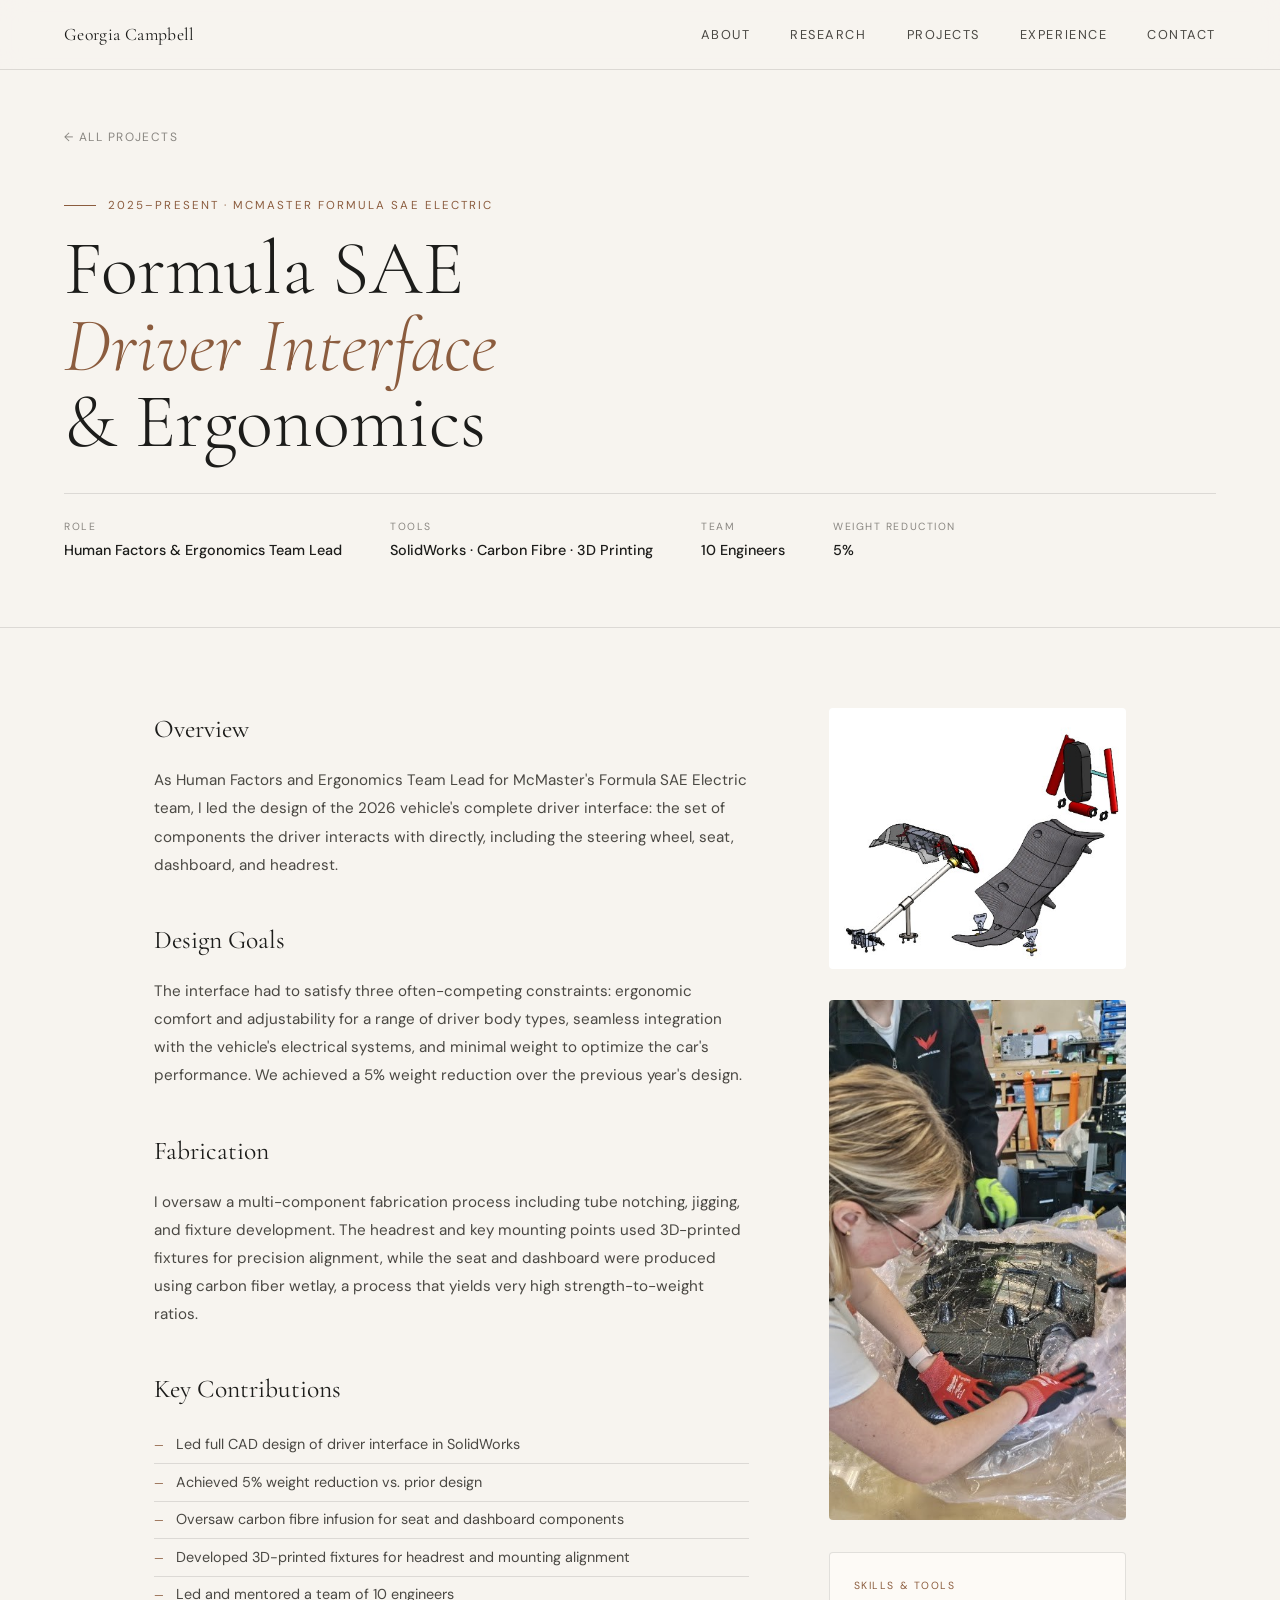
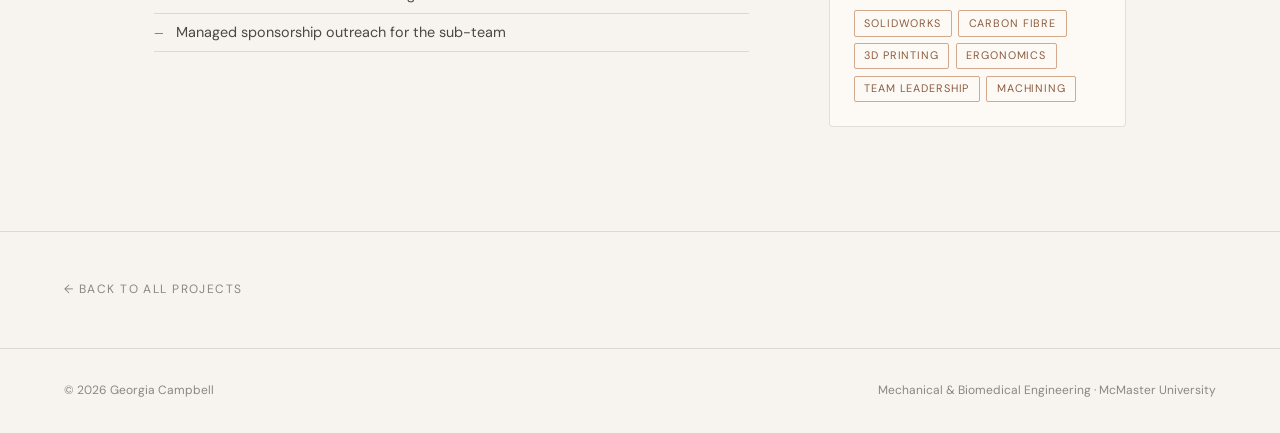
<file: projects/formula-sae.html>
<!DOCTYPE html>
<html lang="en">
<head>
  <meta charset="UTF-8"><meta name="viewport" content="width=device-width, initial-scale=1.0">
  <title>Formula SAE Electric — Georgia Campbell</title>
  <link rel="stylesheet" href="../style.css">
  <style>
    .project-hero { min-height:55vh;display:flex;flex-direction:column;justify-content:flex-end;padding:8rem 4rem 4rem;border-bottom:1px solid var(--line);max-width:100%; }
    .back-link { display:inline-flex;align-items:center;gap:0.5rem;font-size:0.75rem;letter-spacing:0.12em;text-transform:uppercase;color:var(--muted);text-decoration:none;margin-bottom:3rem;transition:color 0.2s; }
    .back-link:hover { color:var(--accent); }
    .project-eyebrow { font-size:0.72rem;letter-spacing:0.18em;text-transform:uppercase;color:var(--accent);margin-bottom:1rem;display:flex;align-items:center;gap:0.75rem; }
    .project-eyebrow::before { content:'';display:block;width:2rem;height:1px;background:var(--accent); }
    .project-title { font-family:'Cormorant Garamond',serif;font-size:clamp(2.5rem,6vw,5.5rem);font-weight:300;line-height:1;color:var(--dark);margin-bottom:2rem; }
    .project-title em { font-style:italic;color:var(--accent); }
    .project-meta-bar { display:flex;gap:3rem;flex-wrap:wrap;border-top:1px solid var(--line);padding-top:1.5rem; }
    .meta-label { font-size:0.65rem;letter-spacing:0.15em;text-transform:uppercase;color:var(--muted);margin-bottom:0.25rem; }
    .meta-value { font-size:0.9rem;color:var(--dark);font-weight:500; }
    .project-body { max-width:1100px;margin:0 auto;padding:5rem 4rem; }
    .project-body-grid { display:grid;grid-template-columns:2fr 1fr;gap:5rem; }
    .project-body h3 { font-family:'Cormorant Garamond',serif;font-size:1.6rem;font-weight:400;color:var(--dark);margin-bottom:1rem;margin-top:2.5rem; }
    .project-body h3:first-child { margin-top:0; }
    .project-body p { color:var(--mid);line-height:1.85;margin-bottom:1rem;font-size:0.95rem; }
    .project-body ul { list-style:none;margin-bottom:1rem; }
    .project-body ul li { font-size:0.9rem;color:var(--mid);padding:0.4rem 0;border-bottom:1px solid var(--line);display:flex;align-items:baseline;gap:0.75rem; }
    .project-body ul li::before { content:'—';color:var(--accent);font-size:0.7rem;flex-shrink:0; }
    .project-sidebar { position:sticky;top:6rem; }
    .sidebar-card { background:var(--card-bg);border:1px solid var(--line);border-radius:4px;padding:1.5rem;margin-bottom:1.5rem; }
    .sidebar-card-label { font-size:0.65rem;letter-spacing:0.15em;text-transform:uppercase;color:var(--accent);margin-bottom:1rem; }
    .sidebar-tag-list { display:flex;flex-wrap:wrap;gap:0.4rem; }
    .img-placeholder { width:100%;aspect-ratio:4/3;background:linear-gradient(135deg,#EDE8E0 0%,#DDD5C8 100%);border:1px solid var(--line);border-radius:4px;display:flex;flex-direction:column;align-items:center;justify-content:center;gap:0.5rem;margin-bottom:1.5rem;font-size:2.5rem; }
    .img-placeholder span { font-size:0.75rem;color:var(--muted);letter-spacing:0.08em;text-transform:uppercase; }
    .next-project { border-top:1px solid var(--line);padding:3rem 4rem;max-width:100%;display:flex;justify-content:space-between;align-items:center;flex-wrap:wrap;gap:1rem; }
    .next-label { font-size:0.68rem;letter-spacing:0.15em;text-transform:uppercase;color:var(--muted);margin-bottom:0.4rem; }
    .next-title { font-family:'Cormorant Garamond',serif;font-size:1.5rem;font-weight:400;color:var(--dark);text-decoration:none;transition:color 0.2s; }
    .next-title:hover { color:var(--accent); }
    @media(max-width:768px){.project-hero{padding:7rem 1.5rem 3rem;}.project-body{padding:3rem 1.5rem;}.project-body-grid{grid-template-columns:1fr;gap:2.5rem;}.project-sidebar{position:static;}.next-project{padding:2rem 1.5rem;}}
  </style>
</head>
<body>
<nav>
  <a href="../index.html" class="nav-name">Georgia Campbell</a>
  <ul class="nav-links">
    <li><a href="../index.html#about">About</a></li>
    <li><a href="../index.html#research">Research</a></li>
    <li><a href="../index.html#projects">Projects</a></li>
    <li><a href="../index.html#experience">Experience</a></li>
    <li><a href="../index.html#contact">Contact</a></li>
  </ul>
</nav>
<div class="project-hero">
  <a href="../index.html#projects" class="back-link">← All Projects</a>
  <div class="project-eyebrow">2025–Present · McMaster Formula SAE Electric</div>
  <h1 class="project-title">Formula SAE<br><em>Driver Interface</em><br>&amp; Ergonomics</h1>
  <div class="project-meta-bar">
    <div><div class="meta-label">Role</div><div class="meta-value">Human Factors &amp; Ergonomics Team Lead</div></div>
    <div><div class="meta-label">Tools</div><div class="meta-value">SolidWorks · Carbon Fibre · 3D Printing</div></div>
    <div><div class="meta-label">Team</div><div class="meta-value">10 Engineers</div></div>
    <div><div class="meta-label">Weight Reduction</div><div class="meta-value">5%</div></div>
  </div>
</div>
<div class="project-body">
  <div class="project-body-grid">
    <div>
      <h3>Overview</h3>
      <p>As Human Factors and Ergonomics Team Lead for McMaster's Formula SAE Electric team, I led the design of the 2026 vehicle's complete driver interface: the set of components the driver interacts with directly, including the steering wheel, seat, dashboard, and headrest.</p>
      <h3>Design Goals</h3>
      <p>The interface had to satisfy three often-competing constraints: ergonomic comfort and adjustability for a range of driver body types, seamless integration with the vehicle's electrical systems, and minimal weight to optimize the car's performance. We achieved a 5% weight reduction over the previous year's design.</p>
      <h3>Fabrication</h3>
      <p>I oversaw a multi-component fabrication process including tube notching, jigging, and fixture development. The headrest and key mounting points used 3D-printed fixtures for precision alignment, while the seat and dashboard were produced using carbon fiber wetlay, a process that yields very high strength-to-weight ratios.</p>
      <h3>Key Contributions</h3>
      <ul>
        <li>Led full CAD design of driver interface in SolidWorks</li>
        <li>Achieved 5% weight reduction vs. prior design</li>
        <li>Oversaw carbon fibre infusion for seat and dashboard components</li>
        <li>Developed 3D-printed fixtures for headrest and mounting alignment</li>
        <li>Led and mentored a team of 10 engineers</li>
        <li>Managed sponsorship outreach for the sub-team</li>
      </ul>
      <!--<h3>Reflection</h3>
      <p><!-- ADD YOUR OWN NOTES HERE — What did you learn managing a team? Any challenges with the carbon fibre process? What are you most proud of? --></p>
    </div>
    <div class="project-sidebar">
      <img src="../images/MAFE26_HFE.jpg" alt="CAD render of driver interface" style="width:100%; border-radius:4px; margin-bottom:1.5rem;">
      <img src="../images/seat_demoulding.jpg" alt="Seat fabrication" style="width:100%; border-radius:4px; margin-bottom:1.5rem;">
    <div class="sidebar-card">
        <div class="sidebar-card-label">Skills &amp; Tools</div>
        <div class="sidebar-tag-list">
          <span class="tag">SolidWorks</span><span class="tag">Carbon Fibre</span>
          <span class="tag">3D Printing</span><span class="tag">Ergonomics</span>
          <span class="tag">Team Leadership</span><span class="tag">Machining</span>
        </div>
      </div>
    </div>
  </div>
</div>
<div class="next-project">
  <a href="../index.html#projects" class="back-link" style="margin-bottom:0;">← Back to All Projects</a>
</div>
<footer><span>© 2026 Georgia Campbell</span><span>Mechanical &amp; Biomedical Engineering · McMaster University</span></footer>
</body></html>
</file>
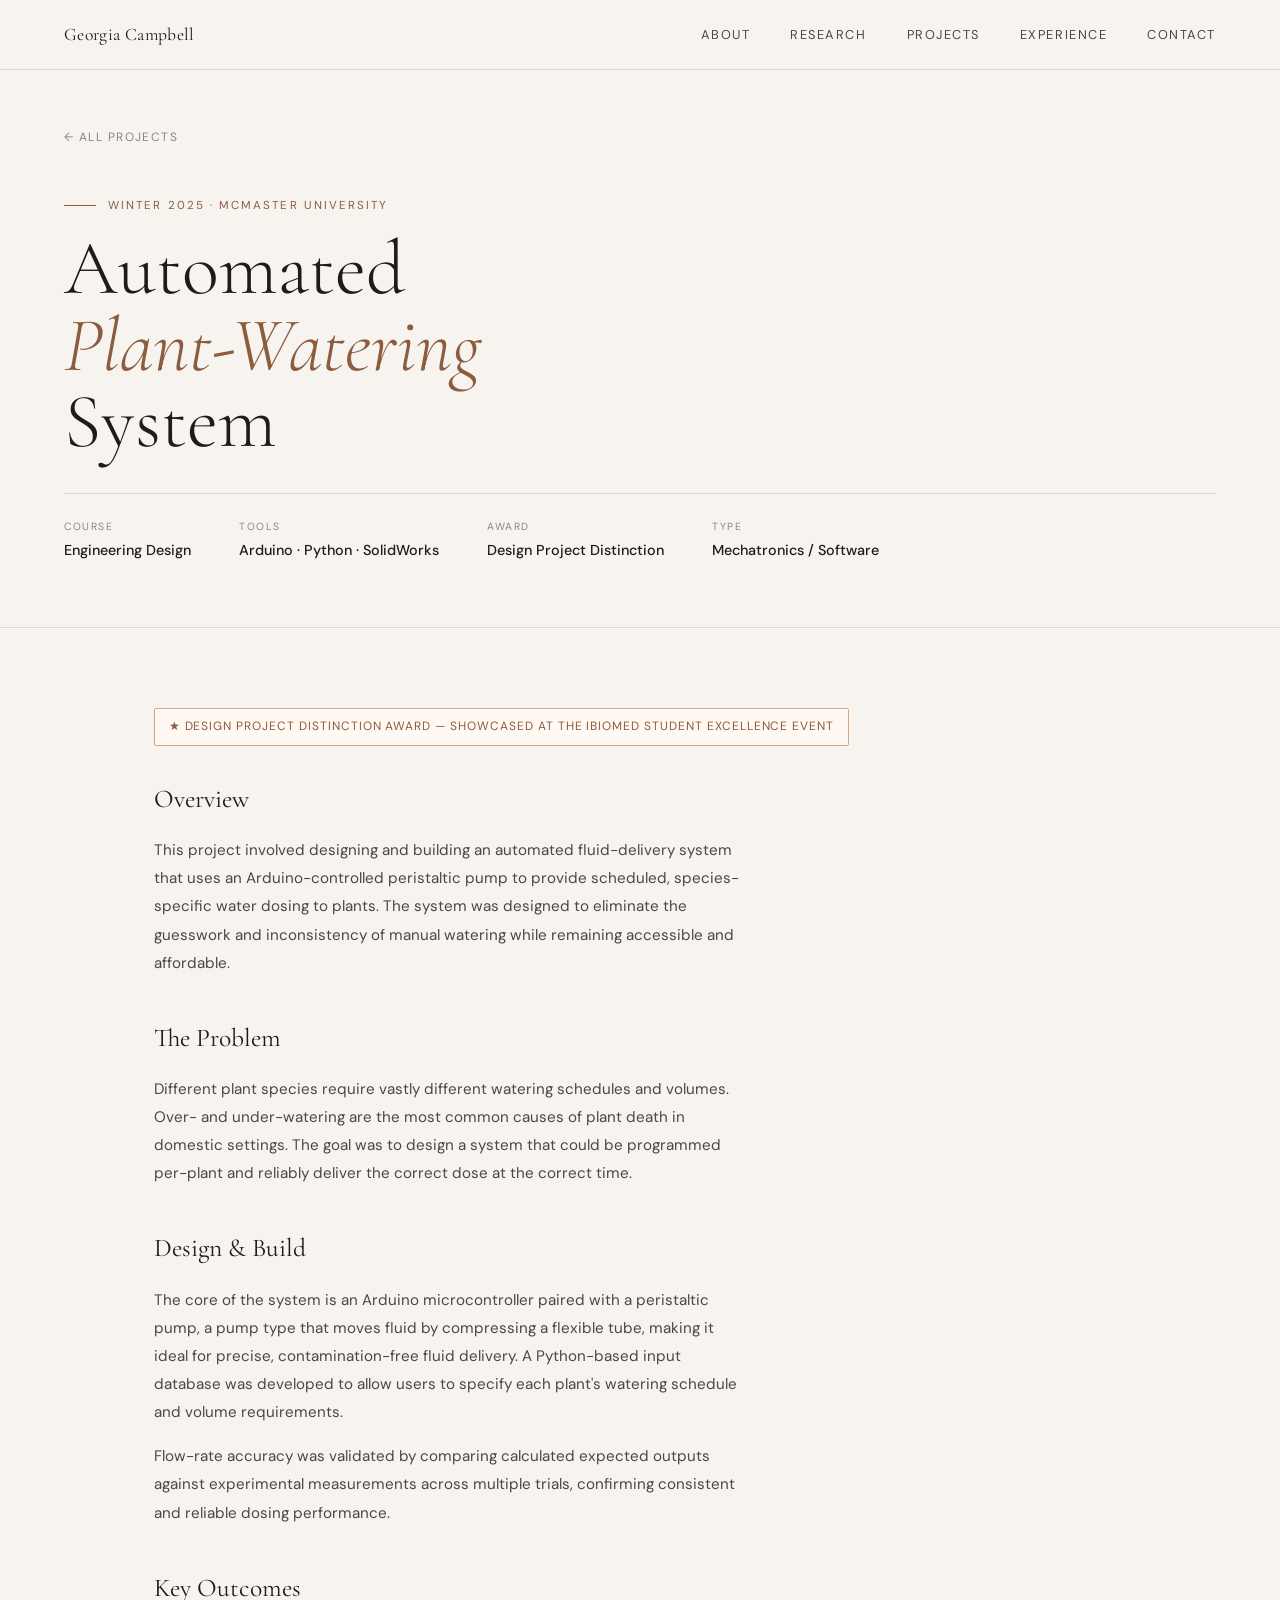
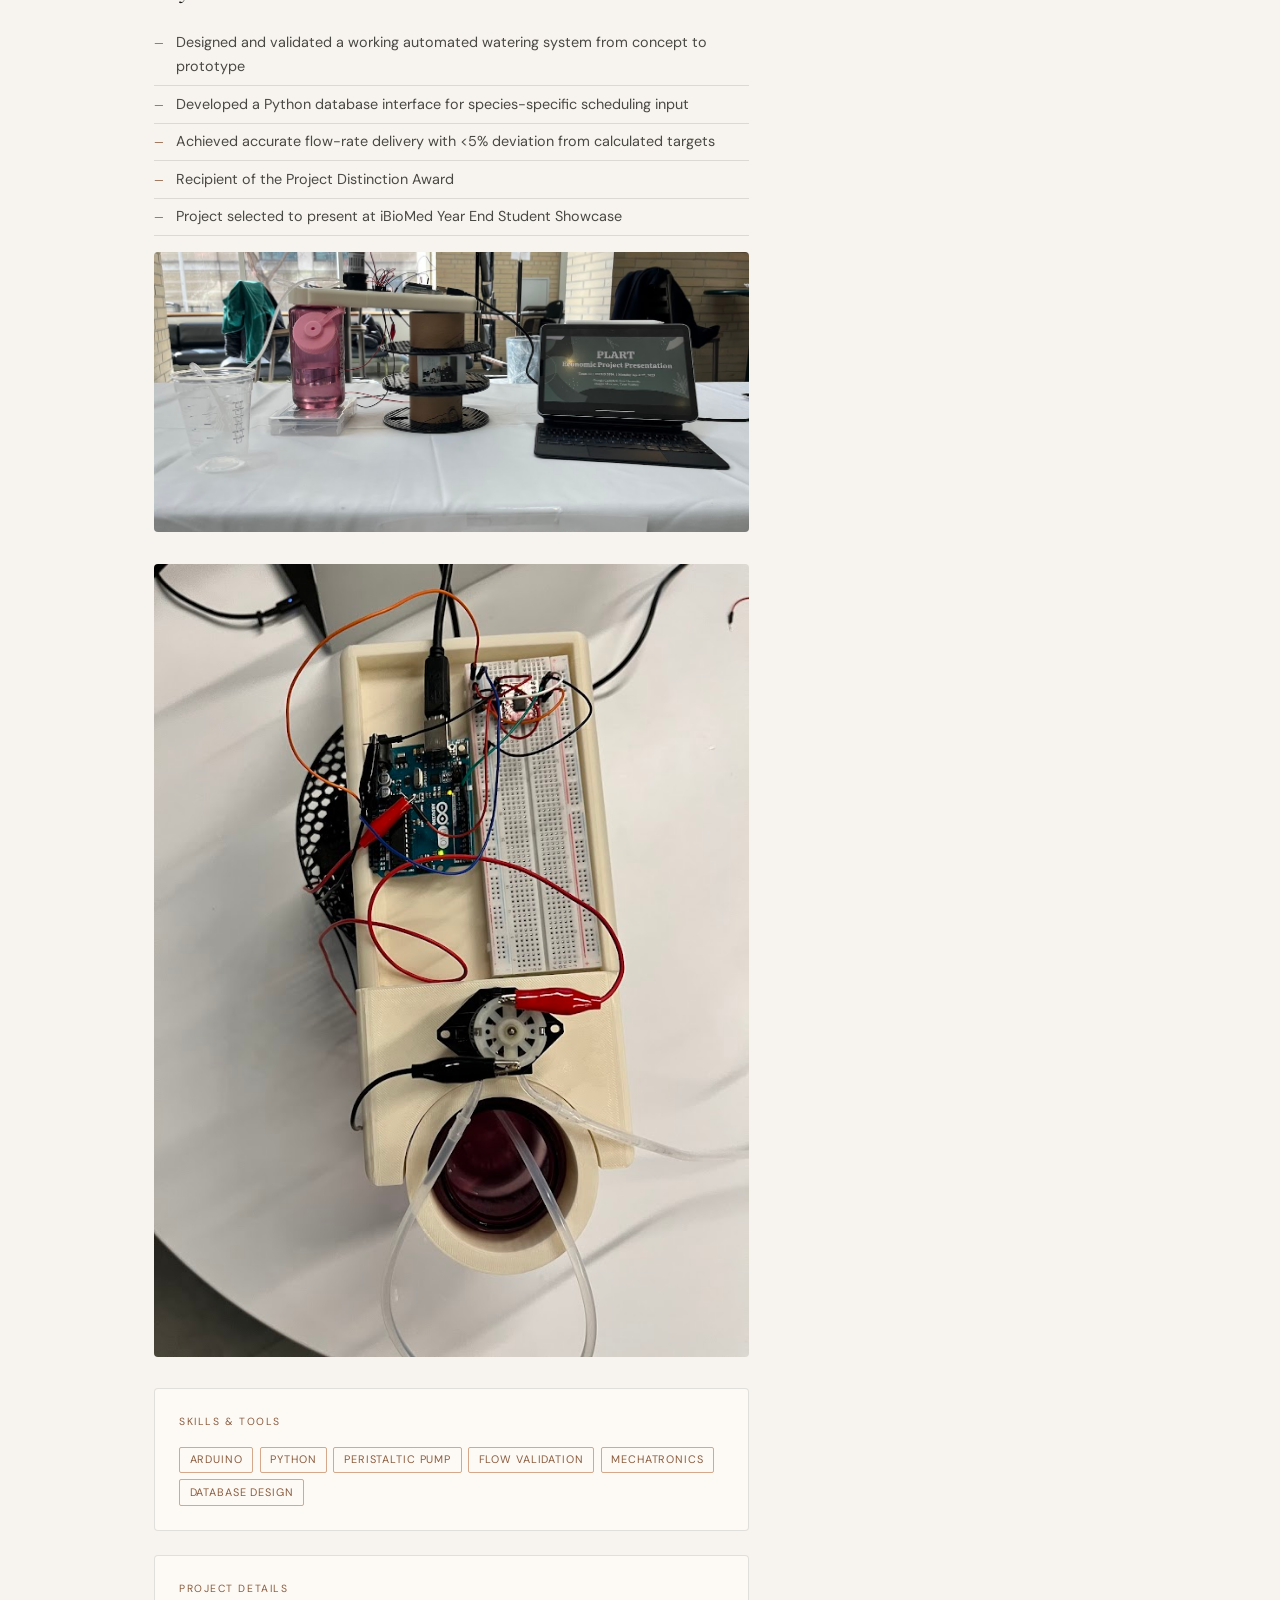
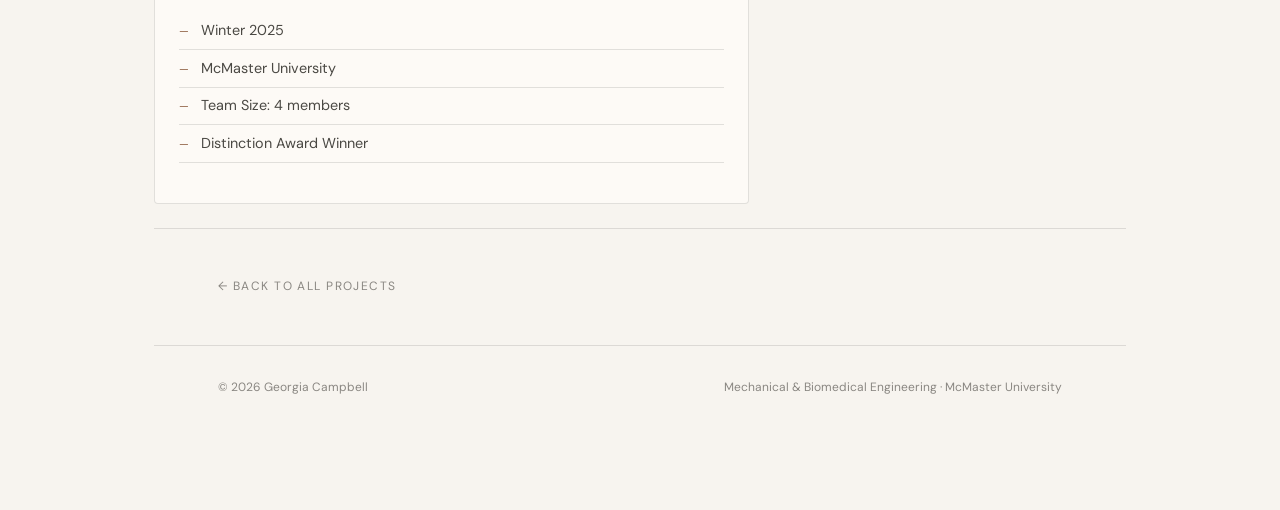
<file: projects/plant-watering.html>
<!DOCTYPE html>
<html lang="en">
<head>
  <meta charset="UTF-8">
  <meta name="viewport" content="width=device-width, initial-scale=1.0">
  <title>Automated Plant-Watering System — Georgia Campbell</title>
  <link rel="stylesheet" href="../style.css">
  <style>
    /* Project page shared styles */
    .project-hero {
      min-height: 55vh; display: flex; flex-direction: column; justify-content: flex-end;
      padding: 8rem 4rem 4rem; border-bottom: 1px solid var(--line); max-width: 100%;
    }
    .back-link {
      display: inline-flex; align-items: center; gap: 0.5rem;
      font-size: 0.75rem; letter-spacing: 0.12em; text-transform: uppercase;
      color: var(--muted); text-decoration: none; margin-bottom: 3rem;
      transition: color 0.2s;
    }
    .back-link:hover { color: var(--accent); }
    .project-eyebrow {
      font-size: 0.72rem; letter-spacing: 0.18em; text-transform: uppercase;
      color: var(--accent); margin-bottom: 1rem;
      display: flex; align-items: center; gap: 0.75rem;
    }
    .project-eyebrow::before {
      content: ''; display: block; width: 2rem; height: 1px; background: var(--accent);
    }
    .project-title {
      font-family: 'Cormorant Garamond', serif;
      font-size: clamp(2.5rem, 6vw, 5.5rem);
      font-weight: 300; line-height: 1; color: var(--dark); margin-bottom: 2rem;
    }
    .project-title em { font-style: italic; color: var(--accent); }
    .project-meta-bar {
      display: flex; gap: 3rem; flex-wrap: wrap;
      border-top: 1px solid var(--line); padding-top: 1.5rem;
    }
    .meta-item { }
    .meta-label {
      font-size: 0.65rem; letter-spacing: 0.15em; text-transform: uppercase;
      color: var(--muted); margin-bottom: 0.25rem;
    }
    .meta-value { font-size: 0.9rem; color: var(--dark); font-weight: 500; }

    /* Content area */
    .project-body { max-width: 1100px; margin: 0 auto; padding: 5rem 4rem; }
    .project-body-grid { display: grid; grid-template-columns: 2fr 1fr; gap: 5rem; }
    .project-body h3 {
      font-family: 'Cormorant Garamond', serif; font-size: 1.6rem; font-weight: 400;
      color: var(--dark); margin-bottom: 1rem; margin-top: 2.5rem;
    }
    .project-body h3:first-child { margin-top: 0; }
    .project-body p { color: var(--mid); line-height: 1.85; margin-bottom: 1rem; font-size: 0.95rem; }
    .project-body ul { list-style: none; margin-bottom: 1rem; }
    .project-body ul li {
      font-size: 0.9rem; color: var(--mid); padding: 0.4rem 0;
      border-bottom: 1px solid var(--line); display: flex; align-items: baseline; gap: 0.75rem;
    }
    .project-body ul li::before {
      content: '—'; color: var(--accent); font-size: 0.7rem; flex-shrink: 0;
    }

    /* Sidebar */
    .project-sidebar { position: sticky; top: 6rem; }
    .sidebar-card {
      background: var(--card-bg); border: 1px solid var(--line); border-radius: 4px; padding: 1.5rem;
      margin-bottom: 1.5rem;
    }
    .sidebar-card-label {
      font-size: 0.65rem; letter-spacing: 0.15em; text-transform: uppercase;
      color: var(--accent); margin-bottom: 1rem;
    }
    .sidebar-tag-list { display: flex; flex-wrap: wrap; gap: 0.4rem; }

    /* Image placeholder */
    .img-placeholder {
      width: 100%; aspect-ratio: 4/3;
      background: linear-gradient(135deg, #EDE8E0 0%, #DDD5C8 100%);
      border: 1px solid var(--line); border-radius: 4px;
      display: flex; flex-direction: column; align-items: center; justify-content: center;
      gap: 0.5rem; margin-bottom: 1.5rem; font-size: 2.5rem;
    }
    .img-placeholder span {
      font-size: 0.75rem; color: var(--muted); letter-spacing: 0.08em; text-transform: uppercase;
    }

    /* Award badge */
    .award-badge {
      display: inline-flex; align-items: center; gap: 0.5rem;
      background: #FFF8F3; border: 1px solid var(--accent-light);
      border-radius: 2px; padding: 0.5rem 0.85rem; margin-bottom: 2rem;
      font-size: 0.75rem; letter-spacing: 0.08em; text-transform: uppercase; color: var(--accent);
    }

    /* Next project nav */
    .next-project {
      border-top: 1px solid var(--line);
      padding: 3rem 4rem; max-width: 100%;
      display: flex; justify-content: space-between; align-items: center; flex-wrap: wrap; gap: 1rem;
    }
    .next-label { font-size: 0.68rem; letter-spacing: 0.15em; text-transform: uppercase; color: var(--muted); margin-bottom: 0.4rem; }
    .next-title {
      font-family: 'Cormorant Garamond', serif; font-size: 1.5rem; font-weight: 400; color: var(--dark);
      text-decoration: none; transition: color 0.2s;
    }
    .next-title:hover { color: var(--accent); }

    @media (max-width: 768px) {
      .project-hero { padding: 7rem 1.5rem 3rem; }
      .project-body { padding: 3rem 1.5rem; }
      .project-body-grid { grid-template-columns: 1fr; gap: 2.5rem; }
      .project-sidebar { position: static; }
      .next-project { padding: 2rem 1.5rem; }
    }
  </style>
</head>
<body>

<nav>
  <a href="../index.html" class="nav-name">Georgia Campbell</a>
  <ul class="nav-links">
    <li><a href="../index.html#about">About</a></li>
    <li><a href="../index.html#research">Research</a></li>
    <li><a href="../index.html#projects">Projects</a></li>
    <li><a href="../index.html#experience">Experience</a></li>
    <li><a href="../index.html#contact">Contact</a></li>
  </ul>
</nav>

<!-- PROJECT HERO -->
<div class="project-hero">
  <a href="../index.html#projects" class="back-link">← All Projects</a>
  <div class="project-eyebrow">Winter 2025 · McMaster University</div>
  <h1 class="project-title">Automated<br><em>Plant-Watering</em><br>System</h1>
  <div class="project-meta-bar">
    <div class="meta-item"><div class="meta-label">Course</div><div class="meta-value">Engineering Design</div></div>
    <div class="meta-item"><div class="meta-label">Tools</div><div class="meta-value">Arduino · Python · SolidWorks</div></div>
    <div class="meta-item"><div class="meta-label">Award</div><div class="meta-value">Design Project Distinction</div></div>
    <div class="meta-item"><div class="meta-label">Type</div><div class="meta-value">Mechatronics / Software</div></div>
  </div>
</div>

<!-- PROJECT BODY -->
<div class="project-body">

  <div class="award-badge">
    ★ Design Project Distinction Award — showcased at the iBioMed Student Excellence Event
  </div>

  <div class="project-body-grid">
    <div>
      <h3>Overview</h3>
      <p>
        This project involved designing and building an automated fluid-delivery system that uses an Arduino-controlled peristaltic pump to provide scheduled, species-specific water dosing to plants. The system was designed to eliminate the guesswork and inconsistency of manual watering while remaining accessible and affordable.
      </p>

      <h3>The Problem</h3>
      <p>
        Different plant species require vastly different watering schedules and volumes. Over- and under-watering are the most common causes of plant death in domestic settings. The goal was to design a system that could be programmed per-plant and reliably deliver the correct dose at the correct time.
      </p>

      <h3>Design &amp; Build</h3>
      <p>
        The core of the system is an Arduino microcontroller paired with a peristaltic pump, a pump type that moves fluid by compressing a flexible tube, making it ideal for precise, contamination-free fluid delivery. A Python-based input database was developed to allow users to specify each plant's watering schedule and volume requirements.
      </p>
      <p>
        Flow-rate accuracy was validated by comparing calculated expected outputs against experimental measurements across multiple trials, confirming consistent and reliable dosing performance.
      </p>

      <h3>Key Outcomes</h3>
      <ul>
        <li>Designed and validated a working automated watering system from concept to prototype</li>
        <li>Developed a Python database interface for species-specific scheduling input</li>
        <li>Achieved accurate flow-rate delivery with &lt;5% deviation from calculated targets</li>
        <li>Recipient of the Project Distinction Award</li>
        <li>Project selected to present at iBioMed Year End Student Showcase</li>
      </ul>

    <div class="project-sidebar">
      <img src="../images/plart_setup.jpg" alt="Plant watering system setup" style="width:100%; height:280px; object-fit:cover; object-position:center; border-radius:4px; margin-bottom:1.5rem;">
      <img src="../images/plart_hardware.jpg" alt="Plant watering hardware" style="width:100%; height:100%; object-fit:cover; object-position:center; border-radius:4px; margin-bottom:1.5rem;">
      <div class="sidebar-card">
        <div class="sidebar-card-label">Skills &amp; Tools</div>
        <div class="sidebar-tag-list">
          <span class="tag">Arduino</span>
          <span class="tag">Python</span>
          <span class="tag">Peristaltic Pump</span>
          <span class="tag">Flow Validation</span>
          <span class="tag">Mechatronics</span>
          <span class="tag">Database Design</span>
        </div>
      </div>

      <div class="sidebar-card">
        <div class="sidebar-card-label">Project Details</div>
        <ul style="list-style:none; font-size:0.85rem; color:var(--mid);">
          <li style="padding:0.4rem 0; border-bottom:1px solid var(--line);">Winter 2025</li>
          <li style="padding:0.4rem 0; border-bottom:1px solid var(--line);">McMaster University</li>
          <li style="padding:0.4rem 0; border-bottom:1px solid var(--line);">Team Size: 4 members</li>
          <li style="padding:0.4rem 0;">Distinction Award Winner</li>
        </ul>
      </div>
    </div>
  </div>
</div>

<div class="next-project">
  <a href="../index.html#projects" class="back-link" style="margin-bottom:0;">← Back to All Projects</a>
</div>

<footer>
  <span>© 2026 Georgia Campbell</span>
  <span>Mechanical &amp; Biomedical Engineering · McMaster University</span>
</footer>

</body>
</html>
</file>
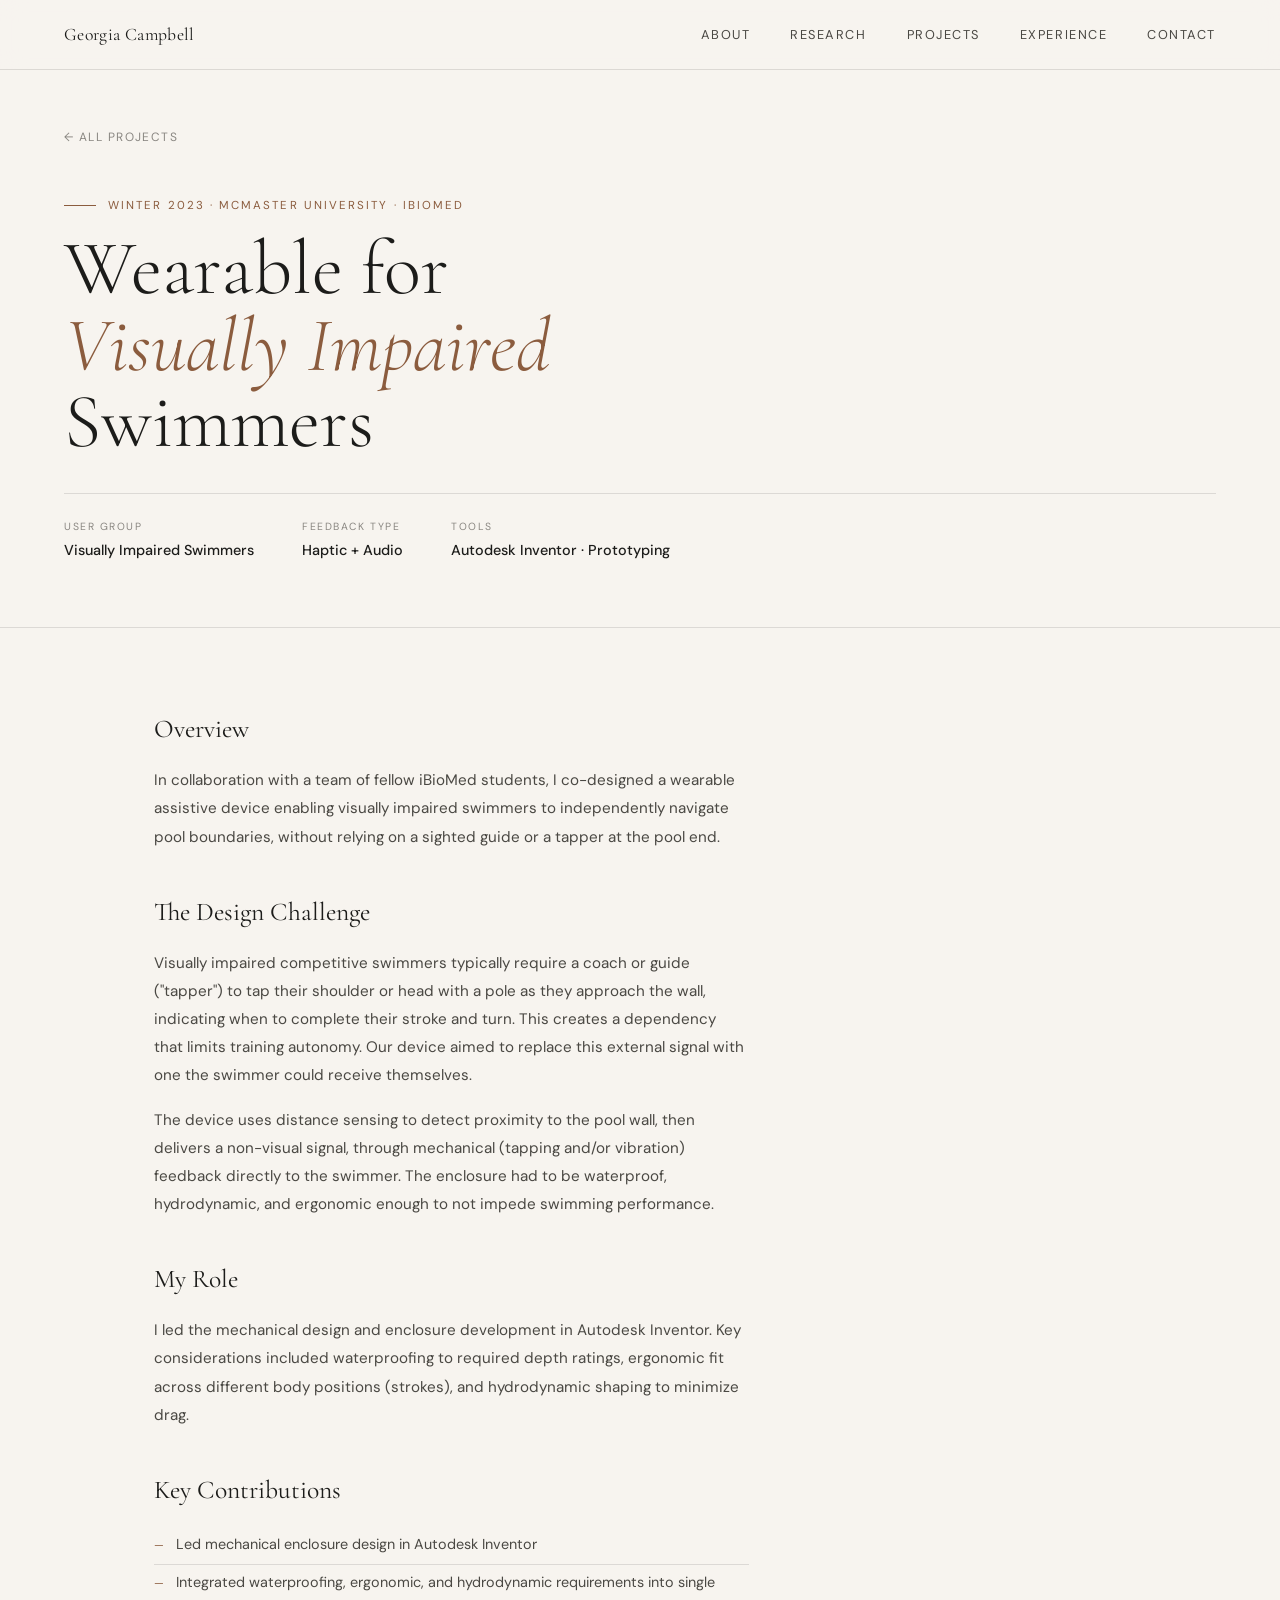
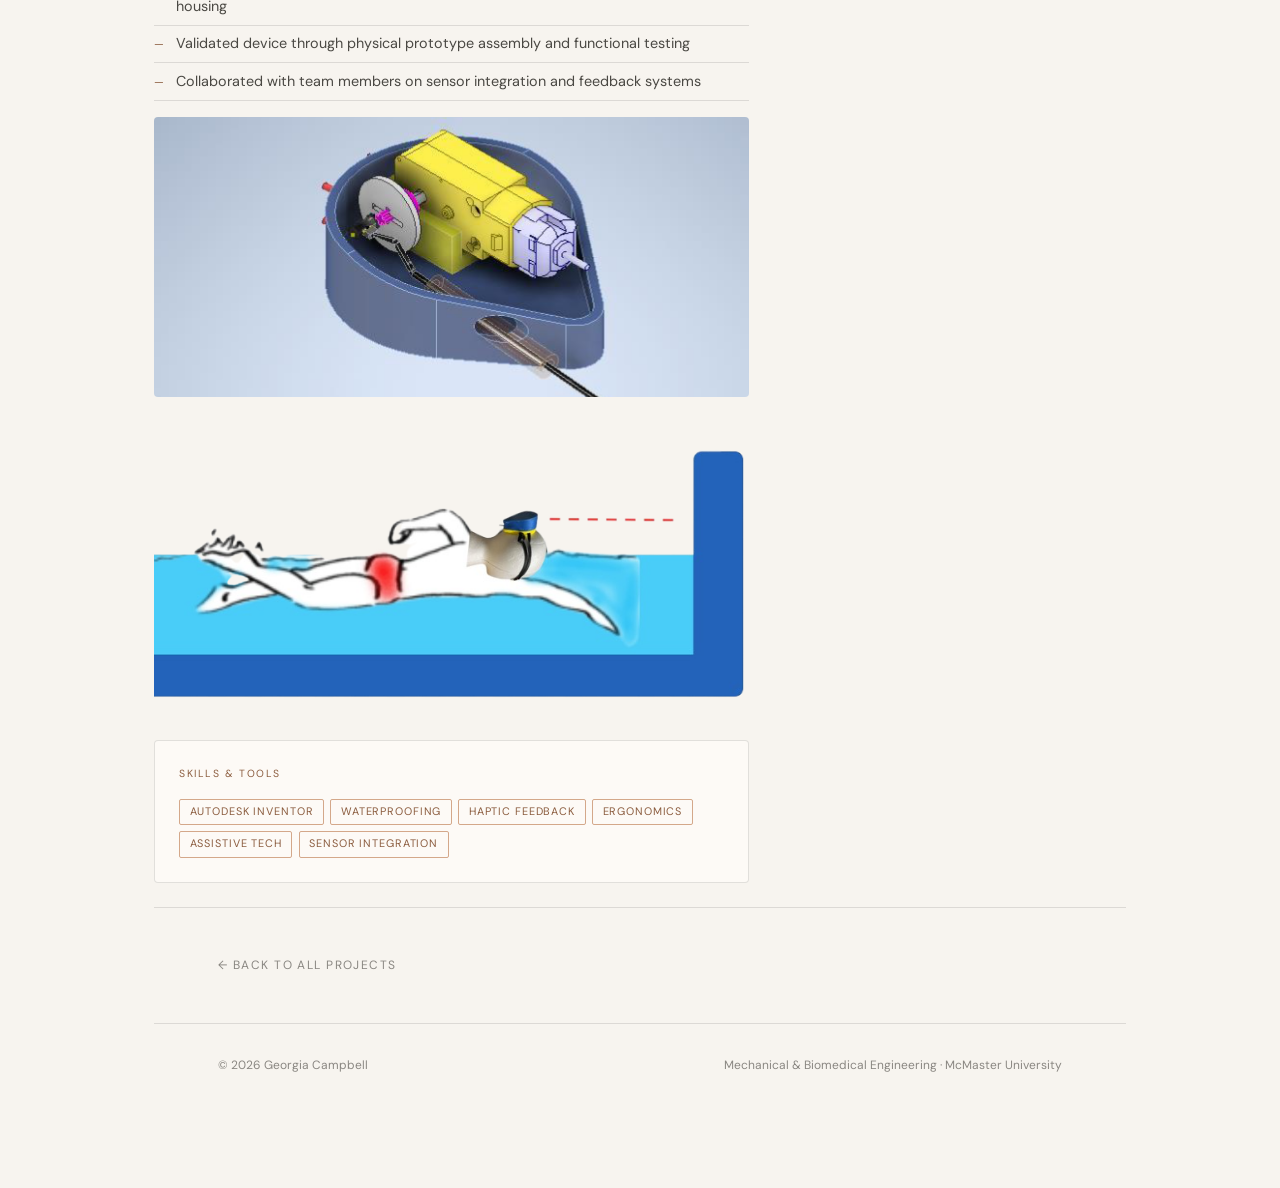
<file: projects/swimmer-device.html>
<!DOCTYPE html>
<html lang="en">
<head>
  <meta charset="UTF-8"><meta name="viewport" content="width=device-width, initial-scale=1.0">
  <title>Wearable for Visually Impaired Swimmers — Georgia Campbell</title>
  <link rel="stylesheet" href="../style.css">
  <style>
    .project-hero{min-height:55vh;display:flex;flex-direction:column;justify-content:flex-end;padding:8rem 4rem 4rem;border-bottom:1px solid var(--line);max-width:100%;}
    .back-link{display:inline-flex;align-items:center;gap:0.5rem;font-size:0.75rem;letter-spacing:0.12em;text-transform:uppercase;color:var(--muted);text-decoration:none;margin-bottom:3rem;transition:color 0.2s;}
    .back-link:hover{color:var(--accent);}
    .project-eyebrow{font-size:0.72rem;letter-spacing:0.18em;text-transform:uppercase;color:var(--accent);margin-bottom:1rem;display:flex;align-items:center;gap:0.75rem;}
    .project-eyebrow::before{content:'';display:block;width:2rem;height:1px;background:var(--accent);}
    .project-title{font-family:'Cormorant Garamond',serif;font-size:clamp(2.5rem,6vw,5.5rem);font-weight:300;line-height:1;color:var(--dark);margin-bottom:2rem;}
    .project-title em{font-style:italic;color:var(--accent);}
    .project-meta-bar{display:flex;gap:3rem;flex-wrap:wrap;border-top:1px solid var(--line);padding-top:1.5rem;}
    .meta-label{font-size:0.65rem;letter-spacing:0.15em;text-transform:uppercase;color:var(--muted);margin-bottom:0.25rem;}
    .meta-value{font-size:0.9rem;color:var(--dark);font-weight:500;}
    .project-body{max-width:1100px;margin:0 auto;padding:5rem 4rem;}
    .project-body-grid{display:grid;grid-template-columns:2fr 1fr;gap:5rem;}
    .project-body h3{font-family:'Cormorant Garamond',serif;font-size:1.6rem;font-weight:400;color:var(--dark);margin-bottom:1rem;margin-top:2.5rem;}
    .project-body h3:first-child{margin-top:0;}
    .project-body p{color:var(--mid);line-height:1.85;margin-bottom:1rem;font-size:0.95rem;}
    .project-body ul{list-style:none;margin-bottom:1rem;}
    .project-body ul li{font-size:0.9rem;color:var(--mid);padding:0.4rem 0;border-bottom:1px solid var(--line);display:flex;align-items:baseline;gap:0.75rem;}
    .project-body ul li::before{content:'—';color:var(--accent);font-size:0.7rem;flex-shrink:0;}
    .project-sidebar{position:sticky;top:6rem;}
    .sidebar-card{background:var(--card-bg);border:1px solid var(--line);border-radius:4px;padding:1.5rem;margin-bottom:1.5rem;}
    .sidebar-card-label{font-size:0.65rem;letter-spacing:0.15em;text-transform:uppercase;color:var(--accent);margin-bottom:1rem;}
    .sidebar-tag-list{display:flex;flex-wrap:wrap;gap:0.4rem;}
    .img-placeholder{width:100%;aspect-ratio:4/3;background:linear-gradient(135deg,#EDE8E0 0%,#DDD5C8 100%);border:1px solid var(--line);border-radius:4px;display:flex;flex-direction:column;align-items:center;justify-content:center;gap:0.5rem;margin-bottom:1.5rem;font-size:2.5rem;}
    .img-placeholder span{font-size:0.75rem;color:var(--muted);letter-spacing:0.08em;text-transform:uppercase;}
    .next-project{border-top:1px solid var(--line);padding:3rem 4rem;max-width:100%;display:flex;justify-content:space-between;align-items:center;flex-wrap:wrap;gap:1rem;}
    .next-label{font-size:0.68rem;letter-spacing:0.15em;text-transform:uppercase;color:var(--muted);margin-bottom:0.4rem;}
    .next-title{font-family:'Cormorant Garamond',serif;font-size:1.5rem;font-weight:400;color:var(--dark);text-decoration:none;transition:color 0.2s;}
    .next-title:hover{color:var(--accent);}
    @media(max-width:768px){.project-hero{padding:7rem 1.5rem 3rem;}.project-body{padding:3rem 1.5rem;}.project-body-grid{grid-template-columns:1fr;}.project-sidebar{position:static;}.next-project{padding:2rem 1.5rem;}}
  </style>
</head>
<body>
<nav>
  <a href="../index.html" class="nav-name">Georgia Campbell</a>
  <ul class="nav-links">
    <li><a href="../index.html#about">About</a></li><li><a href="../index.html#research">Research</a></li>
    <li><a href="../index.html#projects">Projects</a></li><li><a href="../index.html#experience">Experience</a></li>
    <li><a href="../index.html#contact">Contact</a></li>
  </ul>
</nav>
<div class="project-hero">
  <a href="../index.html#projects" class="back-link">← All Projects</a>
  <div class="project-eyebrow">Winter 2023 · McMaster University · iBioMed</div>
  <h1 class="project-title">Wearable for<br><em>Visually Impaired</em><br>Swimmers</h1>
  <div class="project-meta-bar">
    <div><div class="meta-label">User Group</div><div class="meta-value">Visually Impaired Swimmers</div></div>
    <div><div class="meta-label">Feedback Type</div><div class="meta-value">Haptic + Audio</div></div>
    <div><div class="meta-label">Tools</div><div class="meta-value">Autodesk Inventor · Prototyping</div></div>
  </div>
</div>
<div class="project-body">
  <div class="project-body-grid">
    <div>
      <h3>Overview</h3>
      <p>In collaboration with a team of fellow iBioMed students, I co-designed a wearable assistive device enabling visually impaired swimmers to independently navigate pool boundaries, without relying on a sighted guide or a tapper at the pool end.</p>
      <h3>The Design Challenge</h3>
      <p>Visually impaired competitive swimmers typically require a coach or guide ("tapper") to tap their shoulder or head with a pole as they approach the wall, indicating when to complete their stroke and turn. This creates a dependency that limits training autonomy. Our device aimed to replace this external signal with one the swimmer could receive themselves.</p>
      <p>The device uses distance sensing to detect proximity to the pool wall, then delivers a non-visual signal, through mechanical (tapping and/or vibration) feedback directly to the swimmer. The enclosure had to be waterproof, hydrodynamic, and ergonomic enough to not impede swimming performance.</p>
      <h3>My Role</h3>
      <p>I led the mechanical design and enclosure development in Autodesk Inventor. Key considerations included waterproofing to required depth ratings, ergonomic fit across different body positions (strokes), and hydrodynamic shaping to minimize drag.</p>
      <h3>Key Contributions</h3>
      <ul>
        <li>Led mechanical enclosure design in Autodesk Inventor</li>
        <li>Integrated waterproofing, ergonomic, and hydrodynamic requirements into single housing</li>
        <li>Validated device through physical prototype assembly and functional testing</li>
        <li>Collaborated with team members on sensor integration and feedback systems</li>
      </ul>
    
    <div class="project-sidebar">
      <img src="../images/swim_prototype.png" alt="Swimmer wearable device" style="width:100%; height:280px; object-fit:cover; object-position:center; border-radius:4px; margin-bottom:1.5rem;">
      <img src="../images/swim_in_action.png" alt="Swimmer wearable in action" style="width:100%; height:280px; object-fit:cover; object-position:center; border-radius:4px; margin-bottom:1.5rem;">
      <div class="sidebar-card">
        <div class="sidebar-card-label">Skills &amp; Tools</div>
        <div class="sidebar-tag-list">
          <span class="tag">Autodesk Inventor</span><span class="tag">Waterproofing</span>
          <span class="tag">Haptic Feedback</span><span class="tag">Ergonomics</span>
          <span class="tag">Assistive Tech</span><span class="tag">Sensor Integration</span>
        </div>
      </div>
    </div>
  </div>
</div>
<div class="next-project">
  <a href="../index.html#projects" class="back-link" style="margin-bottom:0;">← Back to All Projects</a>
</div>
<footer><span>© 2026 Georgia Campbell</span><span>Mechanical &amp; Biomedical Engineering · McMaster University</span></footer>
</body></html>
</file>
<file: style.css>
/* =========================================
   GEORGIA CAMPBELL PORTFOLIO — SHARED STYLES
   ========================================= */

@import url('https://fonts.googleapis.com/css2?family=Cormorant+Garamond:ital,wght@0,300;0,400;0,600;1,300;1,400&family=DM+Sans:wght@300;400;500&display=swap');

*, *::before, *::after { box-sizing: border-box; margin: 0; padding: 0; }

:root {
  --cream: #F7F4EF;
  --dark: #1C1C1A;
  --mid: #4A4843;
  --muted: #8A8782;
  --accent: #8B5C3E;
  --accent-light: #D4A88A;
  --line: rgba(28,28,26,0.12);
  --card-bg: #FDFAF6;
}

html { scroll-behavior: smooth; }

body {
  font-family: 'DM Sans', sans-serif;
  background: var(--cream);
  color: var(--dark);
  font-size: 15px;
  line-height: 1.65;
}

/* ---- NAV ---- */
nav {
  position: fixed; top: 0; left: 0; right: 0; z-index: 100;
  display: flex; align-items: center; justify-content: space-between;
  padding: 1.25rem 4rem;
  background: rgba(247,244,239,0.92);
  backdrop-filter: blur(12px);
  border-bottom: 1px solid var(--line);
}
.nav-name {
  font-family: 'Cormorant Garamond', serif;
  font-size: 1.1rem; font-weight: 400;
  letter-spacing: 0.02em;
  color: var(--dark); text-decoration: none;
}
.nav-links { display: flex; gap: 2.5rem; list-style: none; }
.nav-links a {
  font-size: 0.8rem; letter-spacing: 0.12em; text-transform: uppercase;
  color: var(--mid); text-decoration: none;
  transition: color 0.2s;
}
.nav-links a:hover { color: var(--accent); }

/* ---- SECTION SCAFFOLDING ---- */
section { padding: 7rem 4rem; max-width: 1100px; margin: 0 auto; }

.section-header {
  display: flex; align-items: center; gap: 1.5rem;
  margin-bottom: 3.5rem;
}
.section-label {
  font-size: 0.68rem; letter-spacing: 0.2em; text-transform: uppercase;
  color: var(--accent); white-space: nowrap;
}
.section-line { flex: 1; height: 1px; background: var(--line); }
.section-num {
  font-family: 'Cormorant Garamond', serif;
  font-size: 0.85rem; color: var(--muted);
}

h2 {
  font-family: 'Cormorant Garamond', serif;
  font-size: 2.8rem; font-weight: 300;
  margin-bottom: 1rem; line-height: 1.1;
  color: var(--dark);
}

/* ---- TAG ---- */
.tag {
  font-size: 0.68rem; letter-spacing: 0.08em; text-transform: uppercase;
  color: var(--accent); border: 1px solid var(--accent-light);
  padding: 0.2rem 0.6rem; border-radius: 2px;
}

/* ---- FOOTER ---- */
footer {
  padding: 2rem 4rem;
  border-top: 1px solid var(--line);
  display: flex; justify-content: space-between;
  font-size: 0.75rem; color: var(--muted);
}

/* ---- RESPONSIVE ---- */
@media (max-width: 768px) {
  nav { padding: 1rem 1.5rem; }
  .nav-links { gap: 1.25rem; }
  section { padding: 5rem 1.5rem; }
  footer { padding: 1.5rem; flex-direction: column; gap: 0.5rem; }
}
</file>
